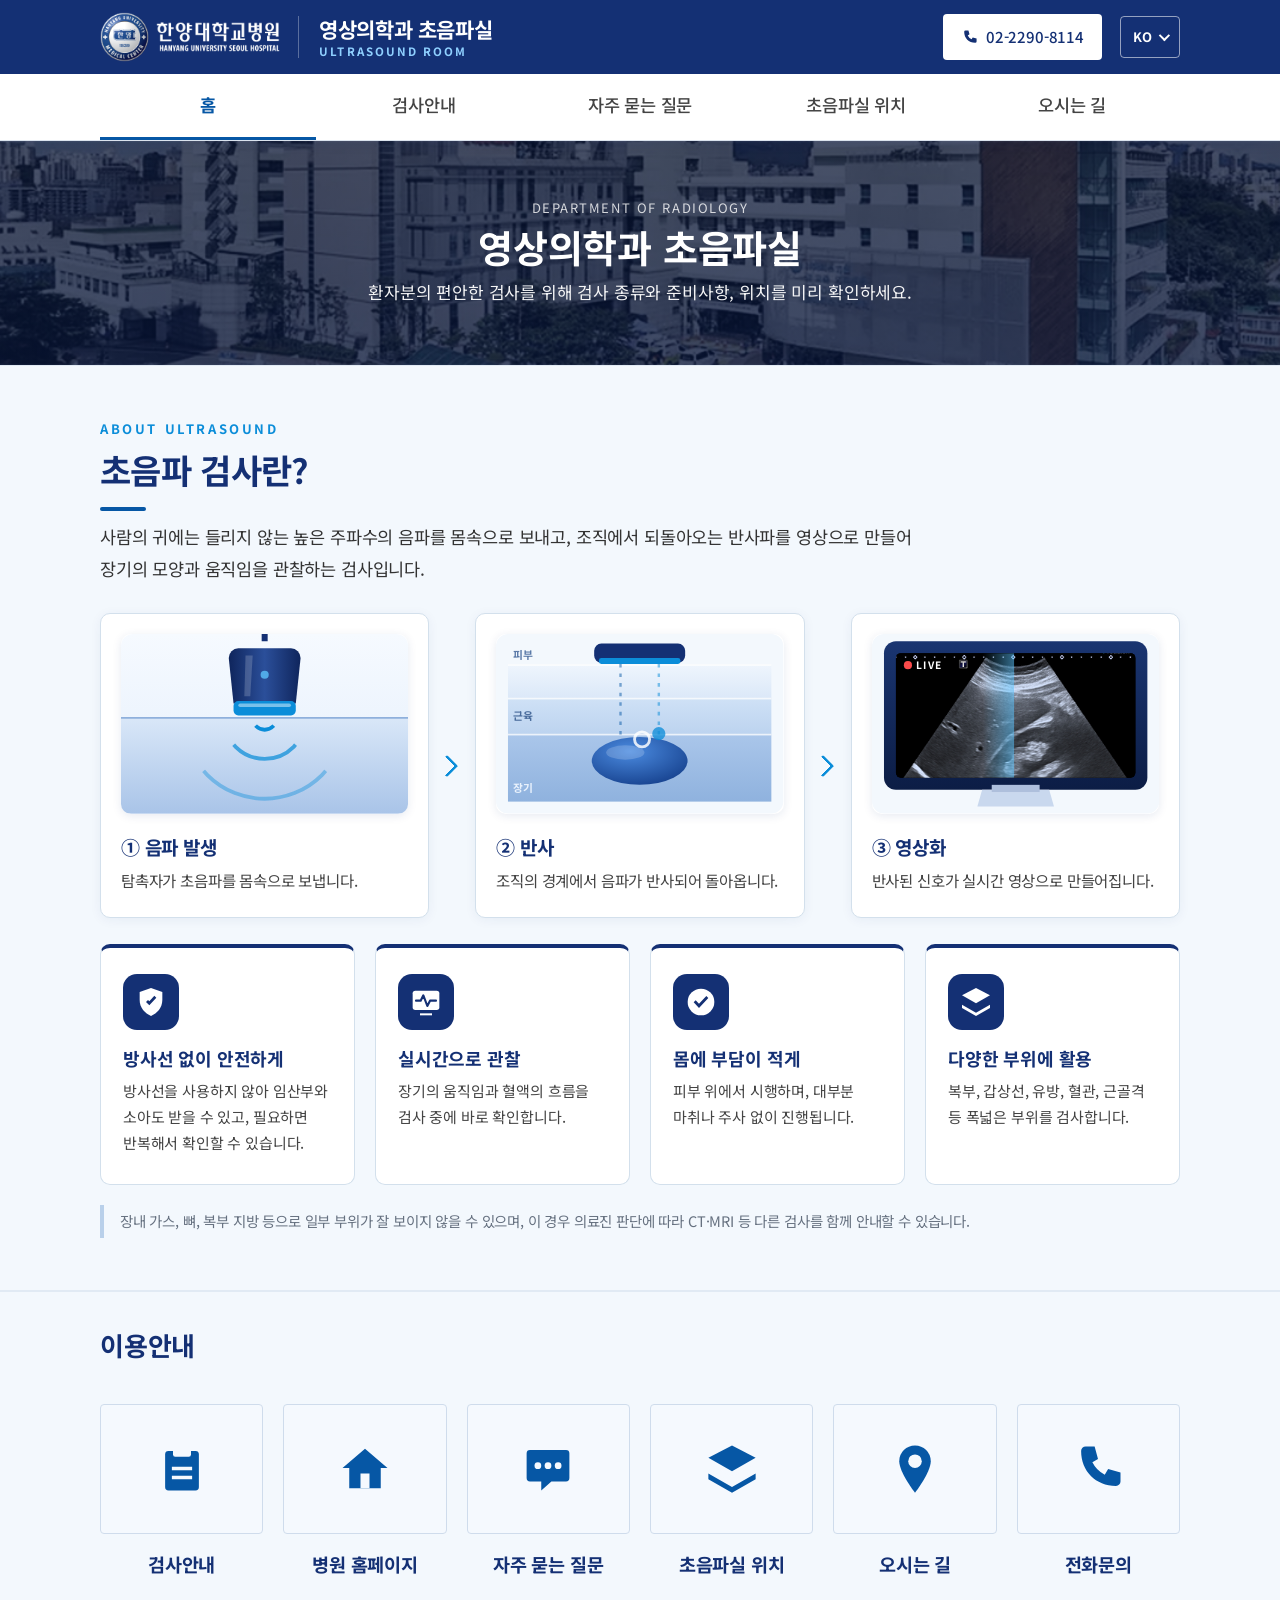
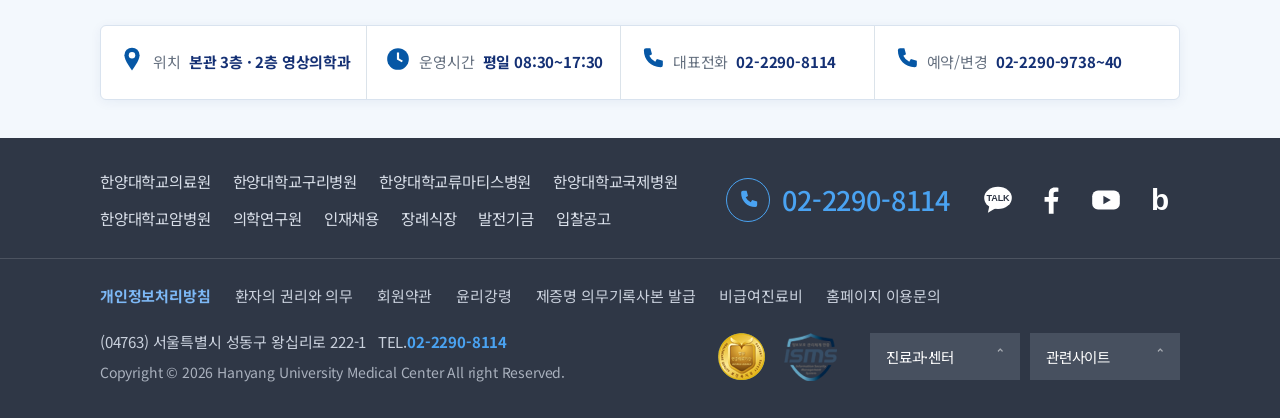
<file: index.html>
<!doctype html>
<html lang="ko">
<head>
<meta charset="utf-8">
<meta name="viewport" content="width=device-width,initial-scale=1,viewport-fit=cover">
<title>초음파실 안내 | 한양대학교병원 영상의학과</title>
<meta name="description" content="한양대학교병원 영상의학과 초음파실 검사 안내, 초음파 검사란, 검사 종류, 위치, 오시는 길">
<script>(function(){try{var l=new URLSearchParams(location.search).get('lang')||localStorage.getItem('lang');if(l&&l!=='ko')document.documentElement.className+=' i18n-wait'}catch(e){}})()</script><link rel="preconnect" href="https://fonts.googleapis.com"><link rel="preconnect" href="https://fonts.gstatic.com" crossorigin><link rel="stylesheet" href="https://fonts.googleapis.com/css2?family=Noto+Sans+KR:wght@400;500;700&family=Noto+Sans:wght@400;500;700&display=swap"><link rel="stylesheet" href="assets/style.css">
</head>
<body data-page="home" data-root="">

<section class="hero">
  <p class="eyebrow">Department of Radiology</p>
  <h1>영상의학과 초음파실</h1>
  <p class="d">환자분의 편안한 검사를 위해 검사 종류와 준비사항, 위치를 미리 확인하세요.</p>
</section>

<!-- 초음파 검사란? -->
<section class="sec tint" id="about">
  <div class="wrap">
    <header class="sh">
      <span class="sh-eyebrow">ABOUT ULTRASOUND</span>
      <h2>초음파 검사란?</h2>
      <p>사람의 귀에는 들리지 않는 높은 주파수의 음파를 몸속으로 보내고, 조직에서 되돌아오는 반사파를 영상으로 만들어 장기의 모양과 움직임을 관찰하는 검사입니다.</p>
    </header>

    <ol class="flow">

      <!-- ① 음파 발생 -->
      <li>
        <figure>
          <svg viewBox="0 0 240 150" role="img" aria-label="탐촉자가 초음파를 몸속으로 보내는 모습(애니메이션)">
            <defs>
              <linearGradient id="f1bg" x1="0" y1="0" x2="0" y2="1"><stop offset="0" stop-color="#f6faff"/><stop offset="1" stop-color="#e3eefb"/></linearGradient>
              <linearGradient id="f1tis" x1="0" y1="0" x2="0" y2="1"><stop offset="0" stop-color="#d9e7f8"/><stop offset="1" stop-color="#a9c4e8"/></linearGradient>
              <linearGradient id="f1pr" x1="0" y1="0" x2="1" y2="0"><stop offset="0" stop-color="#0f255c"/><stop offset=".5" stop-color="#2b4f9a"/><stop offset="1" stop-color="#0f255c"/></linearGradient>
              <clipPath id="f1cone"><path d="M120 70L28 150H212Z"/></clipPath>
            </defs>
            <rect width="240" height="150" rx="10" fill="url(#f1bg)"/>
            <rect y="70" width="240" height="80" fill="url(#f1tis)"/>
            <path d="M0 70H240" stroke="#8fb0dc" stroke-width="1.5"/>
            <g clip-path="url(#f1cone)" fill="none" stroke="#0b8dd9" stroke-width="3.2">
              <circle cx="120" cy="70" r="10"><animate attributeName="r" values="10;110" dur="2.4s" repeatCount="indefinite"/><animate attributeName="opacity" values=".95;0" dur="2.4s" repeatCount="indefinite"/></circle>
              <circle cx="120" cy="70" r="10"><animate attributeName="r" values="10;110" dur="2.4s" begin=".8s" repeatCount="indefinite"/><animate attributeName="opacity" values=".95;0" dur="2.4s" begin=".8s" repeatCount="indefinite"/></circle>
              <circle cx="120" cy="70" r="10"><animate attributeName="r" values="10;110" dur="2.4s" begin="1.6s" repeatCount="indefinite"/><animate attributeName="opacity" values=".95;0" dur="2.4s" begin="1.6s" repeatCount="indefinite"/></circle>
            </g>
            <path d="M120 6V-2" stroke="#143074" stroke-width="5"/>
            <path d="M98 12h44a8 8 0 0 1 8 8l-4 38h-52l-4-38a8 8 0 0 1 8-8z" fill="url(#f1pr)"/>
            <path d="M104 18h6l-2 34h-5z" fill="#fff" opacity=".18"/>
            <rect x="94" y="56" width="52" height="12" rx="4" fill="#0b8dd9"/>
            <rect x="98" y="58" width="44" height="3" rx="1.5" fill="#fff" opacity=".45"/>
            <circle cx="120" cy="34" r="3.4" fill="#5cc5ff"><animate attributeName="opacity" values="1;.25;1" dur="1.2s" repeatCount="indefinite"/></circle>
          </svg>
        </figure>
        <b>① 음파 발생</b><p>탐촉자가 초음파를 몸속으로 보냅니다.</p>
      </li>

      <!-- ② 반사 -->
      <li>
        <figure>
          <svg viewBox="0 0 240 150" role="img" aria-label="조직의 경계에서 초음파가 반사되는 모습(애니메이션)">
            <defs>
              <linearGradient id="f2a" x1="0" y1="0" x2="0" y2="1"><stop offset="0" stop-color="#eef5fd"/><stop offset="1" stop-color="#dbe8f8"/></linearGradient>
              <linearGradient id="f2b" x1="0" y1="0" x2="0" y2="1"><stop offset="0" stop-color="#cfe1f6"/><stop offset="1" stop-color="#bcd3ef"/></linearGradient>
              <linearGradient id="f2c" x1="0" y1="0" x2="0" y2="1"><stop offset="0" stop-color="#aac6ea"/><stop offset="1" stop-color="#8fb2de"/></linearGradient>
              <radialGradient id="f2o" cx="40%" cy="30%" r="80%"><stop offset="0" stop-color="#4b8be0"/><stop offset="1" stop-color="#143e8a"/></radialGradient>
            </defs>
            <rect width="240" height="150" rx="10" fill="#f3f8fd"/>
            <rect x="10" y="26" width="220" height="28" fill="url(#f2a)"/>
            <rect x="10" y="54" width="220" height="30" fill="url(#f2b)"/>
            <rect x="10" y="84" width="220" height="56" fill="url(#f2c)"/>
            <path d="M10 26H230M10 54H230M10 84H230" stroke="#fff" stroke-width="1.4" opacity=".7"/>
            <ellipse cx="120" cy="106" rx="40" ry="20" fill="url(#f2o)"/>
            <ellipse cx="108" cy="99" rx="16" ry="6" fill="#fff" opacity=".18"/>
            <rect x="82" y="8" width="76" height="16" rx="6" fill="#143074"/>
            <rect x="86" y="20" width="68" height="5" rx="2" fill="#0b8dd9"/>
            <path d="M104 25V84" stroke="#0657a5" stroke-width="2" stroke-dasharray="3 5" opacity=".5"/>
            <path d="M136 84V25" stroke="#0b8dd9" stroke-width="2" stroke-dasharray="3 5" opacity=".5"/>
            <circle r="5.5" fill="#0657a5">
              <animateMotion path="M104 26V88" dur="2.4s" repeatCount="indefinite" keyTimes="0;1" calcMode="linear"/>
              <animate attributeName="opacity" values="1;1;0;0" keyTimes="0;.4;.5;1" dur="2.4s" repeatCount="indefinite"/>
            </circle>
            <circle r="5.5" fill="#0b8dd9">
              <animateMotion path="M136 88V26" dur="2.4s" repeatCount="indefinite" begin="1.2s" calcMode="linear"/>
              <animate attributeName="opacity" values="0;1;1;0" keyTimes="0;.1;.8;1" dur="2.4s" repeatCount="indefinite" begin="1.2s"/>
            </circle>
            <circle cx="122" cy="88" r="4" fill="none" stroke="#fff" stroke-width="2.4">
              <animate attributeName="r" values="4;34" dur="2.4s" begin="1.2s" repeatCount="indefinite"/>
              <animate attributeName="opacity" values=".9;0" dur="2.4s" begin="1.2s" repeatCount="indefinite"/>
            </circle>
            <text x="14" y="21" font-size="9" fill="#5b7aa8" font-weight="700">피부</text>
            <text x="14" y="72" font-size="9" fill="#4a6c9c" font-weight="700">근육</text>
            <text x="14" y="132" font-size="9" fill="#e8f1fc" font-weight="700">장기</text>
          </svg>
        </figure>
        <b>② 반사</b><p>조직의 경계에서 음파가 반사되어 돌아옵니다.</p>
      </li>

      <!-- ③ 영상화 -->
      <li>
        <figure>
          <svg viewBox="0 0 240 150" role="img" aria-label="반사된 신호가 실시간 영상으로 표시되는 초음파 모니터(애니메이션)">
            <defs>
              <linearGradient id="f3bz" x1="0" y1="0" x2="0" y2="1"><stop offset="0" stop-color="#1a3571"/><stop offset="1" stop-color="#0c1d45"/></linearGradient>
              <linearGradient id="f3sw" x1="0" y1="0" x2="1" y2="0"><stop offset="0" stop-color="#5cc5ff" stop-opacity="0"/><stop offset="1" stop-color="#5cc5ff" stop-opacity=".55"/></linearGradient>
              <clipPath id="f3scr"><rect x="20" y="16" width="200" height="104" rx="4"/></clipPath>
            </defs>
            <rect width="240" height="150" rx="10" fill="#f3f8fd"/>
            <rect x="10" y="6" width="220" height="124" rx="10" fill="url(#f3bz)"/>
            <rect x="20" y="16" width="200" height="104" rx="4" fill="#000"/>
            <g clip-path="url(#f3scr)">
              <image href="img/us/abdomen.jpg" x="-30" y="-8" width="300" height="225" preserveAspectRatio="none"/>
              <rect x="20" y="16" width="26" height="104" fill="url(#f3sw)">
                <animate attributeName="x" values="14;196" dur="3.2s" repeatCount="indefinite"/>
              </rect>
              <rect x="20" y="16" width="200" height="104" fill="none"/>
            </g>
            <circle cx="30" cy="26" r="3.4" fill="#ff4d4d"><animate attributeName="opacity" values="1;.2;1" dur="1.4s" repeatCount="indefinite"/></circle>
            <text x="37" y="29" font-size="8.5" font-weight="700" fill="#fff" letter-spacing="1">LIVE</text>
            <path d="M92 130h56l4 14H88z" fill="#c9d8ee"/>
            <rect x="100" y="126" width="40" height="6" fill="#aebfdc"/>
          </svg>
        </figure>
        <b>③ 영상화</b><p>반사된 신호가 실시간 영상으로 만들어집니다.</p>
      </li>
    </ol>

    <ul class="traits">
      <li><span class="tr-ic" data-i="i-shield"></span><b>방사선 없이 안전하게</b><p>방사선을 사용하지 않아 임산부와 소아도 받을 수 있고, 필요하면 반복해서 확인할 수 있습니다.</p></li>
      <li><span class="tr-ic" data-i="i-live"></span><b>실시간으로 관찰</b><p>장기의 움직임과 혈액의 흐름을 검사 중에 바로 확인합니다.</p></li>
      <li><span class="tr-ic" data-i="i-check"></span><b>몸에 부담이 적게</b><p>피부 위에서 시행하며, 대부분 마취나 주사 없이 진행됩니다.</p></li>
      <li><span class="tr-ic" data-i="i-floor"></span><b>다양한 부위에 활용</b><p>복부, 갑상선, 유방, 혈관, 근골격 등 폭넓은 부위를 검사합니다.</p></li>
    </ul>
    <p class="about-note">장내 가스, 뼈, 복부 지방 등으로 일부 부위가 잘 보이지 않을 수 있으며, 이 경우 의료진 판단에 따라 CT·MRI 등 다른 검사를 함께 안내할 수 있습니다.</p>
  </div>
</section>

<section class="band tint2">
  <div class="wrap">
    <div class="infocard">
      <div><span data-i="i-pin"></span><span class="k">위치</span><b>본관 3층 · 2층 영상의학과</b></div>
      <div><span data-i="i-clock"></span><span class="k">운영시간</span><b>평일 08:30~17:30</b></div>
      <div><span data-i="i-phone"></span><span class="k">대표전화</span><b>02-2290-8114</b></div>
      <div><span data-i="i-phone"></span><span class="k">예약/변경</span><b><a href="tel:0222909738" style="color:inherit;text-decoration:none">02-2290-9738~40</a></b></div>
    </div>
    <h2 class="band-h">이용안내</h2>
    <div class="tiles">
      <a class="tile" href="exam/"><span class="ti" data-i="i-exam"></span><b>검사안내</b></a>
      <a class="tile" href="https://seoul.hyumc.com/" target="_blank" rel="noopener"><span class="ti" data-i="i-home"></span><b>병원 홈페이지</b></a>
      <a class="tile" href="faq/"><span class="ti" data-i="i-faq"></span><b>자주 묻는 질문</b></a>
      <a class="tile" href="location/"><span class="ti" data-i="i-floor"></span><b>초음파실 위치</b></a>
      <a class="tile" href="directions/"><span class="ti" data-i="i-pin"></span><b>오시는 길</b></a>
      <a class="tile" href="tel:0222908114"><span class="ti" data-i="i-phone"></span><b>전화문의</b></a>
    </div>
  </div>
</section>

<script src="assets/site.js"></script><script src="assets/i18n-data.js"></script><script src="assets/i18n.js"></script>
</body>
</html>
</file>
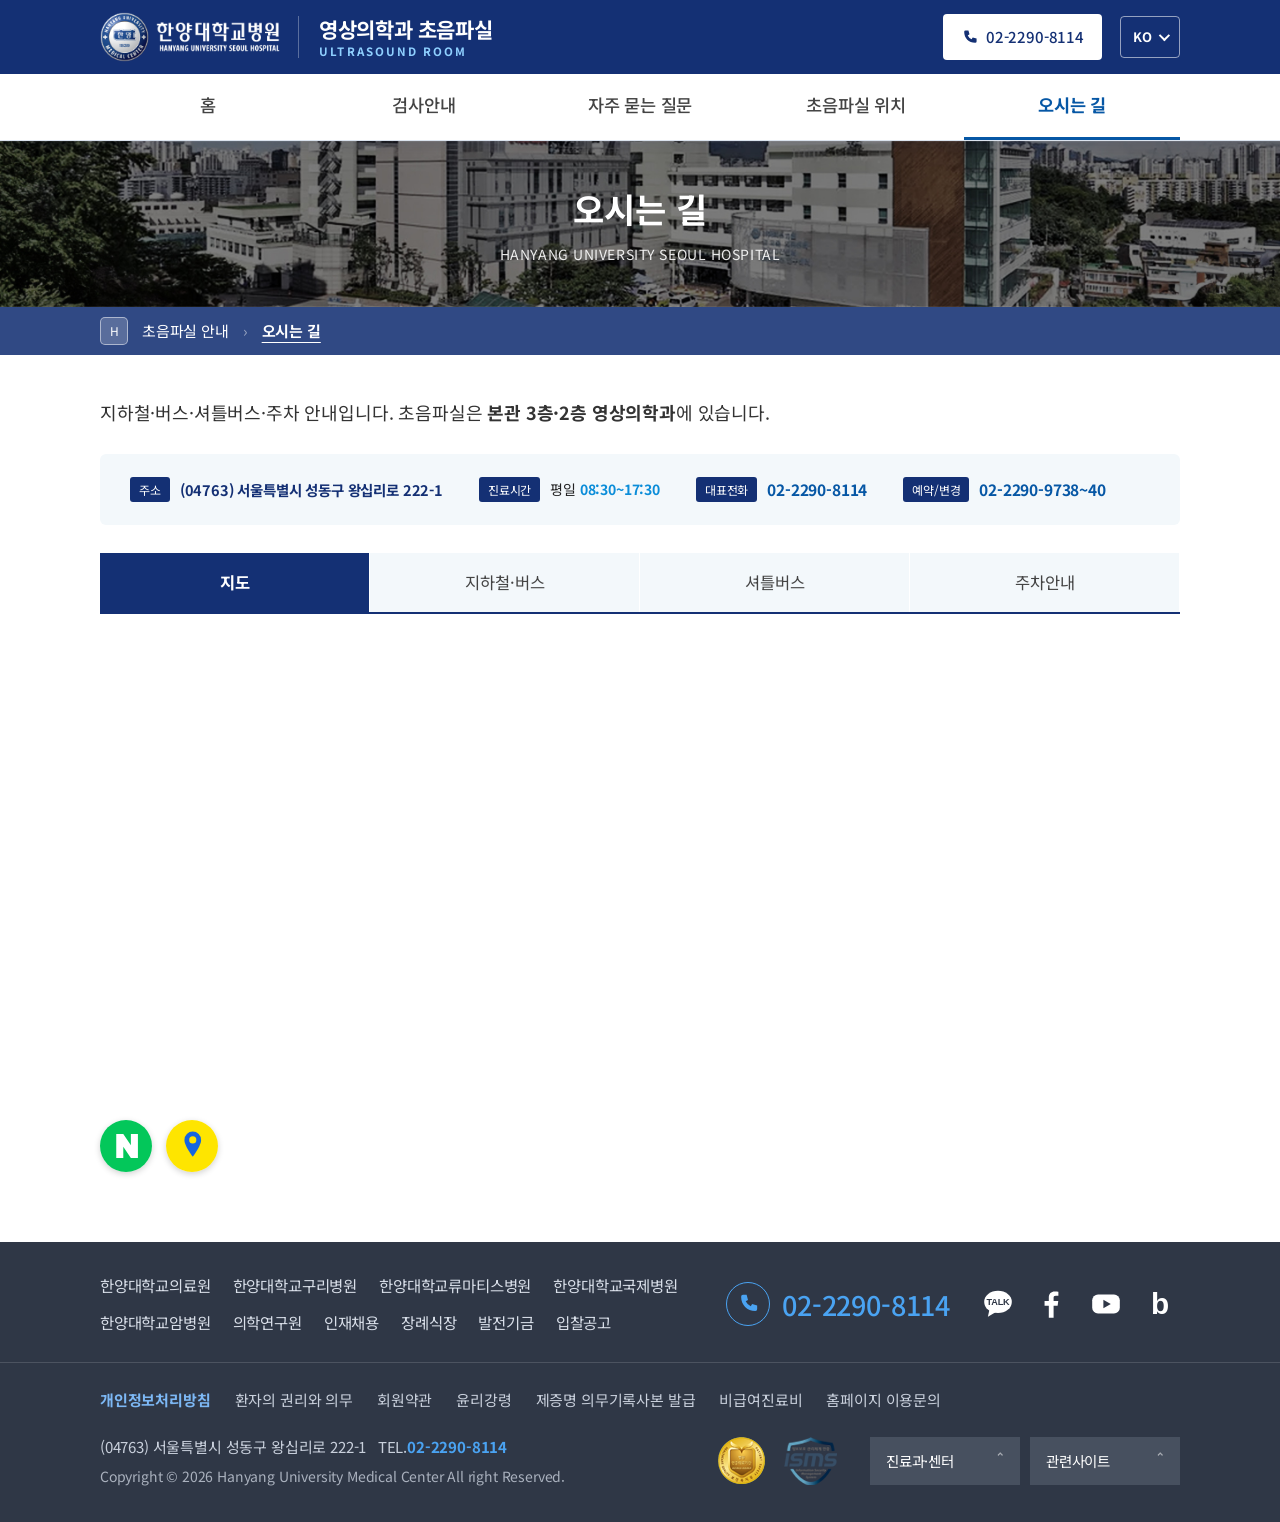
<file: directions/index.html>
<!doctype html>
<html lang="ko">
<head>
<meta charset="utf-8">
<meta name="viewport" content="width=device-width,initial-scale=1,viewport-fit=cover">
<title>오시는 길 | 초음파실 안내 | 한양대학교병원 영상의학과</title>
<script>(function(){try{var l=new URLSearchParams(location.search).get('lang')||localStorage.getItem('lang');if(l&&l!=='ko')document.documentElement.className+=' i18n-wait'}catch(e){}})()</script><link rel="preconnect" href="https://fonts.googleapis.com"><link rel="preconnect" href="https://fonts.gstatic.com" crossorigin><link rel="stylesheet" href="https://fonts.googleapis.com/css2?family=Noto+Sans+KR:wght@400;500;700&family=Noto+Sans:wght@400;500;700&display=swap"><link rel="stylesheet" href="../assets/style.css">
</head>
<body data-title="오시는 길" data-page="directions" data-root="../">
<main class="wrap">
  <div class="ptitle"><p>지하철·버스·셔틀버스·주차 안내입니다. 초음파실은 <b>본관 3층·2층 영상의학과</b>에 있습니다.</p></div>

  <div class="addr">
    <div><span class="lb">주소</span><b class="a1">(04763) 서울특별시 성동구 왕십리로 222-1</b></div>
    <div><span class="lb">진료시간</span><span class="hrs"><span>평일 <b class="a3">08:30~17:30</b></span></span></div>
    <div><span class="lb">대표전화</span><b class="a2">02-2290-8114</b></div>
    <div><span class="lb">예약/변경</span><b class="a2"><a href="tel:0222909738" style="color:inherit;text-decoration:none">02-2290-9738~40</a></b></div>
  </div>

  <div class="subtabs c2" role="tablist">
    <button class="on" data-s="s-map">지도</button>
    <button data-s="s-sub">지하철·버스</button>
    <button data-s="s-shuttle">셔틀버스</button>
    <button data-s="s-park">주차안내</button>
  </div>

  <!-- 지도 -->
  <div class="sp on" id="s-map">
    <div class="map-wrap">
      <div id="daumRoughmapContainer1776865519224" class="root_daum_roughmap root_daum_roughmap_landing"></div>
    </div>
    <div class="maplinks">
      <a target="_blank" rel="noopener" href="https://map.naver.com/p/search/한양대학교병원" aria-label="네이버 지도" title="네이버 지도"><svg viewBox="0 0 48 48"><circle cx="24" cy="24" r="24" fill="#03c75a"/><path fill="#fff" d="M15 13h6.5l7 10.2V13H35v22h-6.5l-7-10.2V35H15z"/></svg></a>
      <a target="_blank" rel="noopener" href="https://map.kakao.com/?q=한양대학교병원" aria-label="카카오맵" title="카카오맵"><svg viewBox="0 0 48 48"><circle cx="24" cy="24" r="24" fill="#fee500"/><g transform="translate(11.5 9) scale(.55)"><path fill="#1565e0" d="M24 3a14 14 0 0 0-14 14c0 10 14 28 14 28s14-18 14-28A14 14 0 0 0 24 3z"/><circle fill="#fee500" cx="24" cy="17" r="6"/></g></svg></a>
    </div>
  </div>

  <!-- 지하철·버스 -->
  <div class="sp" id="s-sub">
    <h3 class="sub-h" style="margin-top:0">지하철</h3>
    <table class="tbl">
      <thead><tr><th>역</th><th>출구 · 이동 방법</th></tr></thead>
      <tbody>
        <tr><td><span class="chip l2">2호선</span>한양대역</td><td><b>1번 출구</b> → 한양대학교 정문까지 400m (도보 약 5분) 또는 <b>셔틀버스 1호차</b></td></tr>
        <tr><td><span class="chip l2">2호선</span><span class="chip l5">5호선</span>왕십리역<br><small style="font-weight:400;color:var(--sub)">분당선·경의중앙선</small></td><td><b>6번 또는 13번 출구</b> → 750m (도보 약 15분)<br><b>6-1번 출구</b> → 셔틀버스 2·3·4호차</td></tr>
      </tbody>
    </table>
    <h3 class="sub-h">버스</h3>
    <table class="tbl">
      <thead><tr><th>정류장</th><th>버스 번호</th></tr></thead>
      <tbody>
        <tr><td>병원 후문 · 사근파출소 앞<br><small style="font-weight:400;color:var(--sub)">04232 / 04233</small></td><td>지선버스 4211</td></tr>
        <tr><td>한양대부속고등학교<br><small style="font-weight:400;color:var(--sub)">04125 / 04126</small></td><td>지선버스 2013 · 간선버스 121</td></tr>
        <tr><td>한양대학교 정문 · 한양대정문앞<br><small style="font-weight:400;color:var(--sub)">04130</small></td><td>간선버스 121</td></tr>
        <tr><td>마을버스</td><td>평일 06:30~23:30 (10~15분 간격) · 토·일·공휴일 06:30~23:30 (12~16분 간격)</td></tr>
      </tbody>
    </table>
  </div>

  <!-- 셔틀 -->
  <div class="sp" id="s-shuttle">
    <div class="grid g2">
      <div class="card"><h3 data-i="i-bus">1호 · 한양대역 순환</h3>
        <ul><li>평일 08:00 ~ 17:20 (12분 간격)</li><li>토요일 08:30 ~ 12:10 (12분 간격)</li><li>일·공휴일 운행 안 함</li></ul>
        <p style="margin-top:8px;color:var(--sub);font-size:14px">본관 3층 응급실 앞 → 정문 → 후문 → 본관 1층</p></div>
      <div class="card"><h3 data-i="i-bus">2·3·4호 · 왕십리역 순환</h3>
        <ul><li>평일 08:00 ~ 17:05 (8분 간격)</li><li>토요일 08:30 ~ 12:05 (25분 간격)</li><li>일·공휴일 운행 안 함</li></ul>
        <p style="margin-top:8px;color:var(--sub);font-size:14px">본관 3층 응급실 앞 → 후문 → 왕십리역 6-1번 출구 맞은편 → 노인복지회관 → 후문 → 본관 1층</p></div>
    </div>
    <div class="notice">운행시간은 도로 사정에 따라 지연될 수 있습니다. 약국을 이용하실 분은 정문이나 후문에서 하차하시면 됩니다.</div>
  </div>

  <!-- 주차 -->
  <div class="sp" id="s-park">
    <div class="hl"><b>초음파 검사(각종 검사)</b> 시 <b>4시간 무료주차</b> · 당일 진료비계산서/영수증을 제시하세요.</div>
    <div class="grid g2" style="align-items:start">
      <div>
        <h3 class="sub-h" style="margin-top:0">주차요금 <small style="font-weight:400;color:var(--sub)">(위치: 주차타워 1층)</small></h3>
        <table class="tbl">
          <tbody>
            <tr><td>무료시간</td><td>입차 후 10분 무료</td></tr>
            <tr><td>30분까지</td><td>2,000원</td></tr>
            <tr><td>30분 초과</td><td>10분당 500원</td></tr>
            <tr><td>선불 기간권</td><td>1일(24시간) 20,000원 · 30일 120,000원</td></tr>
          </tbody>
        </table>
        <p style="font-size:13.5px;color:var(--sub);margin-top:8px">주차요금 문의 02-2290-8557 · 무인 정산기: 본관 1·3층, 동관 1층, 타워주차장 1층</p>
      </div>
      <div>
        <h3 class="sub-h" style="margin-top:0">무료주차 (주요 항목)</h3>
        <table class="tbl">
          <tbody>
            <tr><td>외래 진료</td><td>4시간</td></tr>
            <tr><td>각종 검사</td><td>4시간</td></tr>
            <tr><td>핵의학과 검사 등</td><td>8시간</td></tr>
            <tr><td>입원 · 퇴원</td><td>입원당일 24시간 · 퇴원당일 24시까지</td></tr>
            <tr><td>진료예약·서류수정</td><td>1시간 (주차확인서)</td></tr>
          </tbody>
        </table>
        <p class="note-ref" style="font-size:13.5px;color:var(--sub);margin-top:8px">※ 당일 진료비계산서/영수증 제시 · 상세 기준은 병원 주차안내 참고</p>
      </div>
    </div>
    <img src="../img/parking.png" alt="병원 주차장 및 차량 입·출구 위치" style="margin-top:14px;border:1px solid var(--line);border-radius:6px">
  </div>
</main>
<script src="../assets/site.js"></script><script src="../assets/i18n-data.js"></script><script src="../assets/i18n.js"></script>
<script>
document.querySelectorAll('.subtabs button').forEach(function(b){b.addEventListener('click',function(){
  document.querySelectorAll('.subtabs button').forEach(function(x){x.classList.toggle('on',x===b)});
  document.querySelectorAll('.sp').forEach(function(p){p.classList.toggle('on',p.id===b.dataset.s)});
})});
</script>
<!-- 카카오 지도 퍼가기(키 불필요). 병원 홈페이지에서 사용 중인 동일 지도입니다. 별도 지도가 필요하면 map.kakao.com 퍼가기로 새로 생성 -->
<script charset="UTF-8" class="daum_roughmap_loader_script" src="https://ssl.daumcdn.net/dmaps/map_js_init/roughmapLoader.js"></script>
<script>
new daum.roughmap.Lander({"timestamp":"1776865519224","key":"misy5re4hkm","mapWidth":"100%","mapHeight":"460"}).render();
</script>
</body>
</html>
</file>
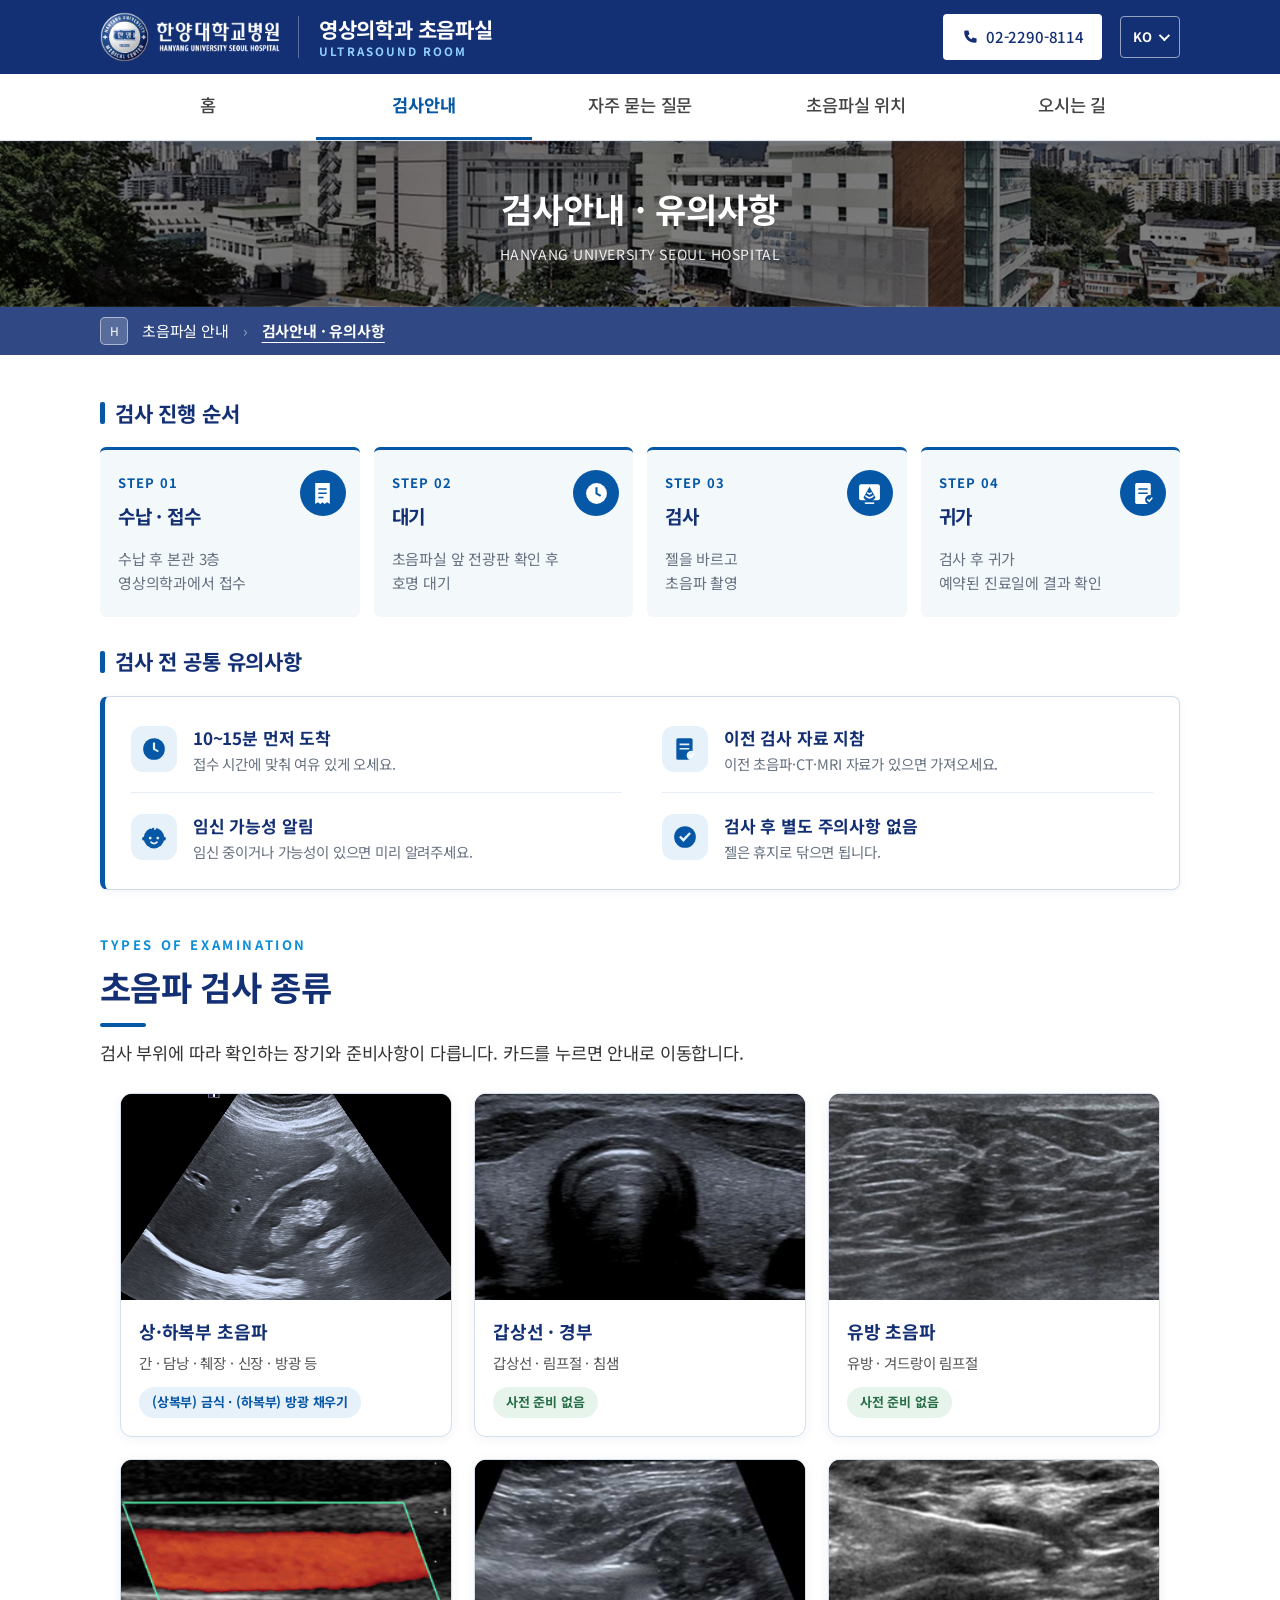
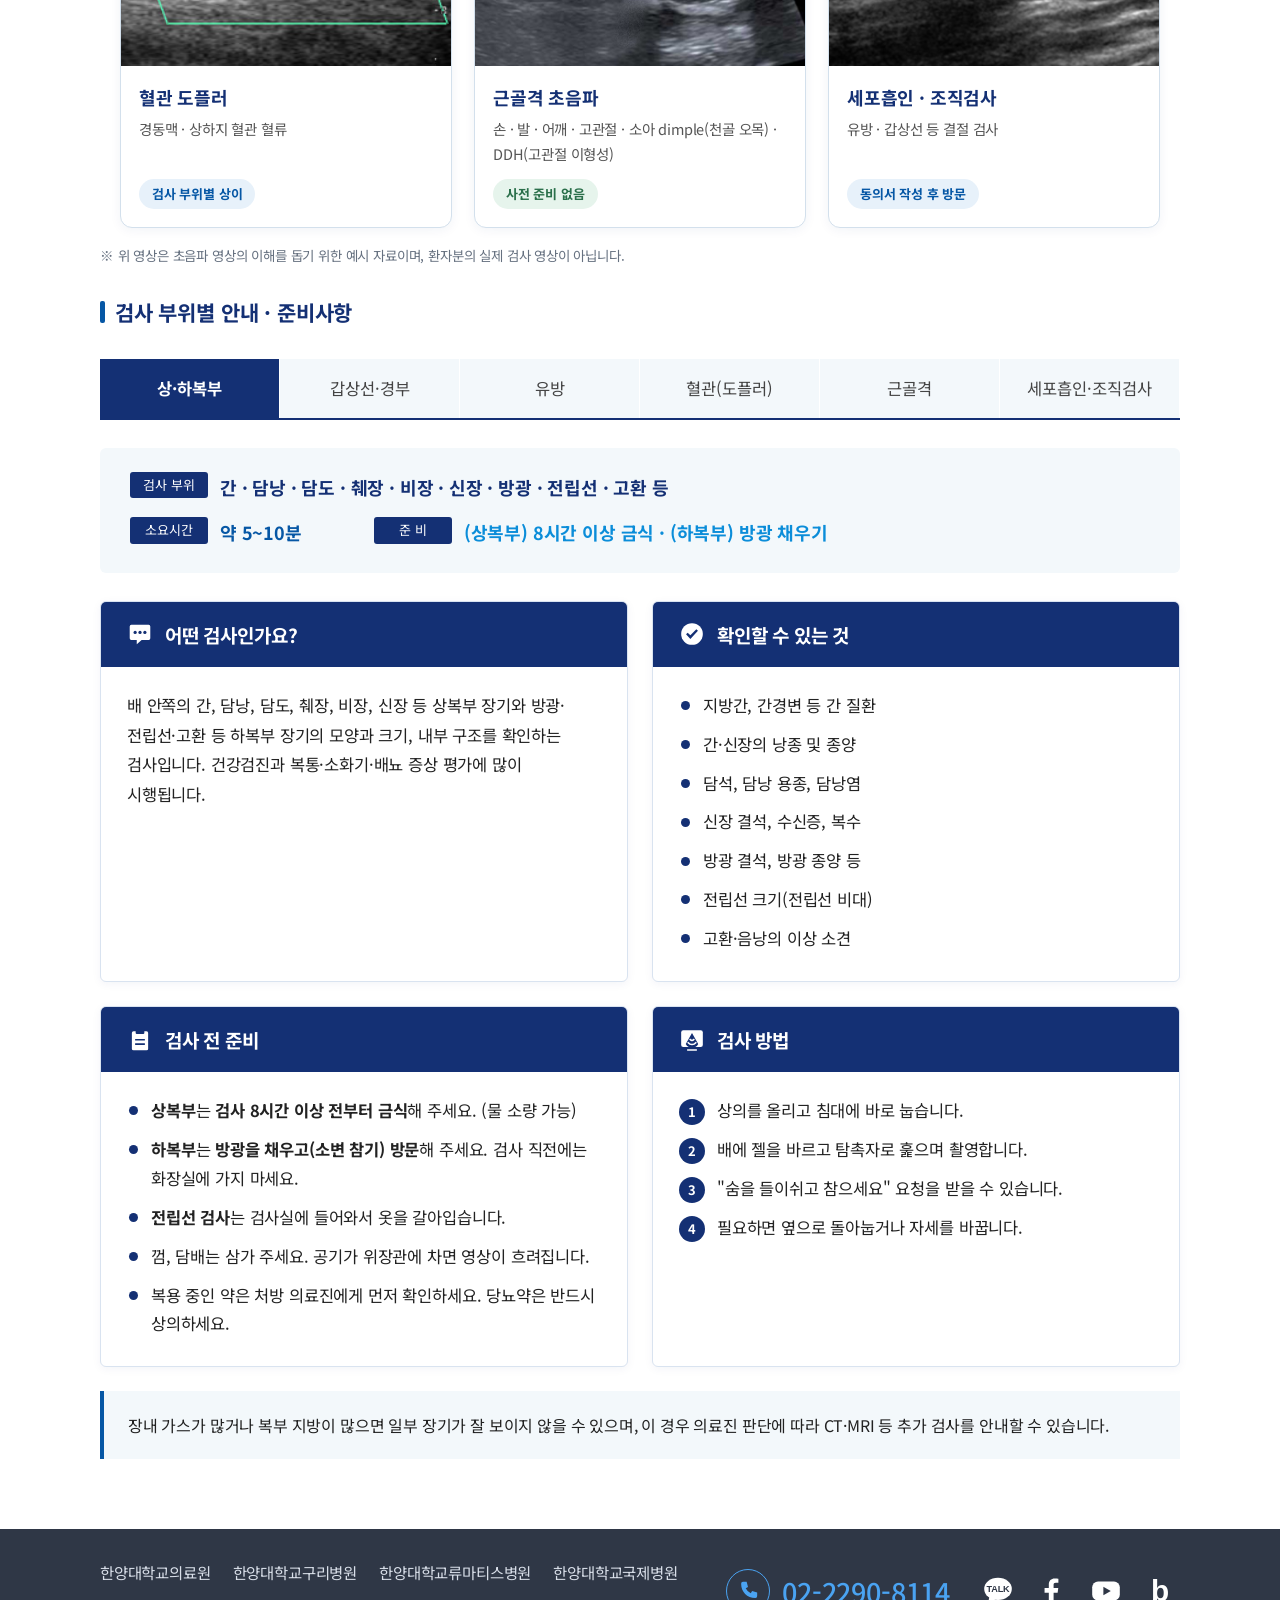
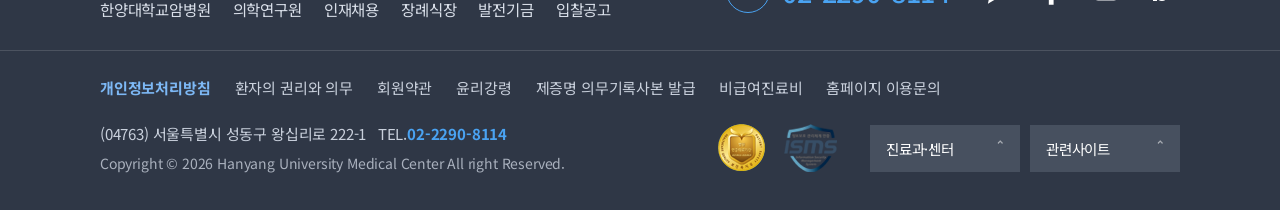
<file: exam/index.html>
<!doctype html>
<html lang="ko">
<head>
<meta charset="utf-8">
<meta name="viewport" content="width=device-width,initial-scale=1,viewport-fit=cover">
<title>검사안내·유의사항 | 초음파실 안내 | 한양대학교병원 영상의학과</title>
<script>(function(){try{var l=new URLSearchParams(location.search).get('lang')||localStorage.getItem('lang');if(l&&l!=='ko')document.documentElement.className+=' i18n-wait'}catch(e){}})()</script><link rel="preconnect" href="https://fonts.googleapis.com"><link rel="preconnect" href="https://fonts.gstatic.com" crossorigin><link rel="stylesheet" href="https://fonts.googleapis.com/css2?family=Noto+Sans+KR:wght@400;500;700&family=Noto+Sans:wght@400;500;700&display=swap"><link rel="stylesheet" href="../assets/style.css">
</head>
<body data-title="검사안내 · 유의사항" data-page="exam" data-root="../">
<main class="wrap">
  <h3 class="sec-h">검사 진행 순서</h3>
  <div class="steps s3 n4">
    <div class="step"><span class="si" data-i="i-receipt"></span><b>수납 · 접수</b><p><span>수납 후 본관 3층</span><span>영상의학과에서 접수</span></p></div>
    <div class="step"><span class="si" data-i="i-clock"></span><b>대기</b><p><span>초음파실 앞 전광판 확인 후</span><span>호명 대기</span></p></div>
    <div class="step"><span class="si" data-i="i-scan"></span><b>검사</b><p><span>젤을 바르고</span><span>초음파 촬영</span></p></div>
    <div class="step"><span class="si" data-i="i-report"></span><b>귀가</b><p><span>검사 후 귀가</span><span>예약된 진료일에 결과 확인</span></p></div>
  </div>

  <h3 class="sec-h">검사 전 공통 유의사항</h3>
  <div class="common-notice">
    <ul>
      <li><span class="ci" data-i="i-clock"></span><div><b>10~15분 먼저 도착</b><small>접수 시간에 맞춰 여유 있게 오세요.</small></div></li>
      <li><span class="ci" data-i="i-report"></span><div><b>이전 검사 자료 지참</b><small>이전 초음파·CT·MRI 자료가 있으면 가져오세요.</small></div></li>
      <li><span class="ci" data-i="i-baby"></span><div><b>임신 가능성 알림</b><small>임신 중이거나 가능성이 있으면 미리 알려주세요.</small></div></li>
      <li><span class="ci" data-i="i-check"></span><div><b>검사 후 별도 주의사항 없음</b><small>젤은 휴지로 닦으면 됩니다.</small></div></li>
    </ul>
  </div>

  <!-- 초음파 검사 종류 (홈에서 이동) -->
  <section class="types-in" id="types">
    <header class="sh">
      <span class="sh-eyebrow">TYPES OF EXAMINATION</span>
      <h2>초음파 검사 종류</h2>
      <p>검사 부위에 따라 확인하는 장기와 준비사항이 다릅니다. 카드를 누르면 안내로 이동합니다.</p>
    </header>
    <div class="types-grid">
      <a class="tcard" href="#ptabs" data-part="e-abd">
        <div class="timg" role="img" aria-label="복부(간·신장) 초음파 영상" style="background-image:url(../img/us/abdomen.jpg);background-size:150% auto;background-position:50% 34%"></div>
        <div class="tb"><b>상·하복부 초음파</b><p>간 · 담낭 · 췌장 · 신장 · 방광 등</p><span class="chip2">(상복부) 금식 · (하복부) 방광 채우기</span></div>
      </a>
      <a class="tcard" href="#ptabs" data-part="e-thy">
        <div class="timg" role="img" aria-label="갑상선 초음파 영상" style="background-image:url(../img/us/thyroid.jpg);background-size:cover;background-position:center"></div>
        <div class="tb"><b>갑상선 · 경부</b><p>갑상선 · 림프절 · 침샘</p><span class="chip2 ok">사전 준비 없음</span></div>
      </a>
      <a class="tcard" href="#ptabs" data-part="e-brs">
        <div class="timg" role="img" aria-label="유방 초음파 영상" style="background-image:url(../img/us/breast.jpg);background-size:cover;background-position:center"></div>
        <div class="tb"><b>유방 초음파</b><p>유방 · 겨드랑이 림프절</p><span class="chip2 ok">사전 준비 없음</span></div>
      </a>
      <a class="tcard" href="#ptabs" data-part="e-vas">
        <div class="timg" role="img" aria-label="혈관 컬러 도플러 초음파 영상" style="background-image:url(../img/us/doppler.jpg);background-size:153% auto;background-position:71% 63%"></div>
        <div class="tb"><b>혈관 도플러</b><p>경동맥 · 상하지 혈관 혈류</p><span class="chip2">검사 부위별 상이</span></div>
      </a>
      <a class="tcard" href="#ptabs" data-part="e-msk">
        <div class="timg" role="img" aria-label="근골격(어깨) 초음파 영상" style="background-image:url(../img/us/msk.jpg);background-size:cover;background-position:center"></div>
        <div class="tb"><b>근골격 초음파</b><p>손 · 발 · 어깨 · 고관절 · 소아 dimple(천골 오목) · DDH(고관절 이형성)</p><span class="chip2 ok">사전 준비 없음</span></div>
      </a>
      <a class="tcard" href="#ptabs" data-part="e-bx">
        <div class="timg" role="img" aria-label="초음파 유도 세포흡인검사 예시" style="background-image:url(../img/us/bx.jpg);background-size:cover;background-position:center"></div>
        <div class="tb"><b>세포흡인 · 조직검사</b><p>유방 · 갑상선 등 결절 검사</p><span class="chip2">동의서 작성 후 방문</span></div>
      </a>
    </div>
    <p class="types-note note-ref">※ 위 영상은 초음파 영상의 이해를 돕기 위한 예시 자료이며, 환자분의 실제 검사 영상이 아닙니다.</p>
  </section>

  <h3 class="sec-h" id="ptabs-h">검사 부위별 안내 · 준비사항</h3>

  <div class="subtabs" id="ptabs" role="tablist">
    <button class="on" data-s="e-abd">상·하복부</button>
    <button data-s="e-thy">갑상선·경부</button>
    <button data-s="e-brs">유방</button>
    <button data-s="e-vas">혈관(도플러)</button>
    <button data-s="e-msk">근골격</button>
    <button data-s="e-bx">세포흡인·조직검사</button>
  </div>

  <!-- 상·하복부 -->
  <div class="sp on" id="e-abd">
    <div class="ex-sum wide3"><div><span class="k">검사 부위</span><b>간 · 담낭 · 담도 · 췌장 · 비장 · 신장 · 방광 · 전립선 · 고환 등</b></div><div><span class="k">소요시간</span><b>약 5~10분</b></div><div><span class="k">준 비</span><b><span class="pl">(상복부) 8시간 이상 금식</span><span class="sep"> · </span><span class="pl">(하복부) 방광 채우기</span></b></div></div>
    <div class="grid g2" style="align-items:start">
      <div class="card"><h3 data-i="i-faq">어떤 검사인가요?</h3><p>배 안쪽의 간, 담낭, 담도, 췌장, 비장, 신장 등 상복부 장기와 방광·전립선·고환 등 하복부 장기의 모양과 크기, 내부 구조를 확인하는 검사입니다. 건강검진과 복통·소화기·배뇨 증상 평가에 많이 시행됩니다.</p></div>
      <div class="card"><h3 data-i="i-check">확인할 수 있는 것</h3><ul><li>지방간, 간경변 등 간 질환</li><li>간·신장의 낭종 및 종양</li><li>담석, 담낭 용종, 담낭염</li><li>신장 결석, 수신증, 복수</li><li>방광 결석, 방광 종양 등</li><li>전립선 크기(전립선 비대)</li><li>고환·음낭의 이상 소견</li></ul></div>
      <div class="card"><h3 data-i="i-exam">검사 전 준비</h3><ul><li><b>상복부</b>는 <b>검사 8시간 이상 전부터 금식</b>해 주세요. (물 소량 가능)</li><li><b>하복부</b>는 <b>방광을 채우고(소변 참기) 방문</b>해 주세요. 검사 직전에는 화장실에 가지 마세요.</li><li><b>전립선 검사</b>는 검사실에 들어와서 옷을 갈아입습니다.</li><li>껌, 담배는 삼가 주세요. 공기가 위장관에 차면 영상이 흐려집니다.</li><li>복용 중인 약은 처방 의료진에게 먼저 확인하세요. 당뇨약은 반드시 상의하세요.</li></ul></div>
      <div class="card"><h3 data-i="i-scan">검사 방법</h3><ol class="ol"><li>상의를 올리고 침대에 바로 눕습니다.</li><li>배에 젤을 바르고 탐촉자로 훑으며 촬영합니다.</li><li>"숨을 들이쉬고 참으세요" 요청을 받을 수 있습니다.</li><li>필요하면 옆으로 돌아눕거나 자세를 바꿉니다.</li></ol></div>
    </div>
    <div class="notice">장내 가스가 많거나 복부 지방이 많으면 일부 장기가 잘 보이지 않을 수 있으며, 이 경우 의료진 판단에 따라 CT·MRI 등 추가 검사를 안내할 수 있습니다.</div>
  </div>

  <!-- 갑상선·경부 -->
  <div class="sp" id="e-thy">
    <div class="ex-sum"><div><span class="k">검사 부위</span><b>갑상선 · 경부 림프절 · 침샘</b></div><div><span class="k">소요시간</span><b>약 5~10분</b></div><div><span class="k">준 비</span><b>금식 불필요</b></div></div>
    <div class="grid g2" style="align-items:start">
      <div class="card"><h3 data-i="i-faq">어떤 검사인가요?</h3><p>목 앞쪽의 갑상선과 목의 림프절, 침샘의 모양과 내부 구조를 확인하는 검사입니다. 갑상선 결절 평가에 가장 기본이 되는 검사입니다.</p></div>
      <div class="card"><h3 data-i="i-check">확인할 수 있는 것</h3><ul><li>갑상선 결절 및 낭종의 크기·모양</li><li>갑상선염, 갑상선 비대</li><li>목 림프절 비대</li><li>침샘 결석·종양</li></ul></div>
      <div class="card"><h3 data-i="i-exam">검사 전 준비</h3><ul><li>금식이나 물 섭취 제한은 없습니다.</li><li>목걸이 등 장신구는 풀어주세요.</li><li>목 부위가 드러나는 편한 옷을 권장합니다.</li></ul></div>
      <div class="card"><h3 data-i="i-scan">검사 방법</h3><ol class="ol"><li>어깨 밑에 베개를 받치고 눕습니다.</li><li>고개를 뒤로 젖혀 목을 펴줍니다.</li><li>목에 젤을 바르고 탐촉자로 촬영합니다.</li><li>"침을 삼켜보세요" 요청을 받을 수 있습니다.</li></ol></div>
    </div>
    <div class="notice">결절이 의심되면 세포흡인검사 또는 조직검사를 별도로 시행할 수 있으며, 이 경우 별도 안내를 드립니다.</div>
  </div>

  <!-- 유방 -->
  <div class="sp" id="e-brs">
    <div class="ex-sum"><div><span class="k">검사 부위</span><b>유방 · 겨드랑이 림프절</b></div><div><span class="k">소요시간</span><b>약 15~25분</b></div><div><span class="k">준 비</span><b>금식 불필요</b></div></div>
    <div class="grid g2" style="align-items:start">
      <div class="card"><h3 data-i="i-faq">어떤 검사인가요?</h3><p>유방의 내부 구조를 확인하는 검사로, 유방촬영술(맘모그래피)로 잘&nbsp;보이지&nbsp;않는 치밀 유방이나 만져지는 멍울을 평가하는 데 도움이 됩니다.</p></div>
      <div class="card"><h3 data-i="i-check">확인할 수 있는 것</h3><ul><li>유방 낭종, 섬유선종 등 결절</li><li>유방촬영에서 발견된 병변의 추가 평가</li><li>겨드랑이 림프절 상태</li></ul></div>
      <div class="card"><h3 data-i="i-exam">검사 전 준비</h3><ul><li>금식이나 물 섭취 제한은 없습니다.</li><li>상·하의가 분리된 옷을 입고 오세요.</li><li>임신 중이거나 가능성이 있으면 미리 알려주세요.</li><li>이전 유방촬영·초음파 자료가 있으면 지참해주세요.</li></ul></div>
      <div class="card"><h3 data-i="i-scan">검사 방법</h3><ol class="ol"><li>상의를 탈의하고 가운을 착용합니다.</li><li>누운 자세에서 팔을 머리 위로 올립니다.</li><li>젤을 바르고 유방과 겨드랑이를 차례로 촬영합니다.</li></ol></div>
    </div>
    <div class="notice">조직검사가 필요한 경우에는 의료진 판단에 따라 별도로 예약·시행합니다.</div>
  </div>

  <!-- 혈관 -->
  <div class="sp" id="e-vas">
    <div class="ex-sum"><div><span class="k">검사 부위</span><b>경동맥 · 상하지 혈관 혈류</b></div><div><span class="k">소요시간</span><b>약 5~15분</b></div><div><span class="k">준 비</span><b>검사 부위별 상이</b></div></div>
    <div class="grid g2" style="align-items:start">
      <div class="card"><h3 data-i="i-faq">어떤 검사인가요?</h3><p>도플러 기능으로 혈관의 모양뿐 아니라 혈류의 방향과 속도를 함께 확인하는 검사입니다. 혈관이 좁아졌는지, 혈전이 있는지 평가합니다.</p></div>
      <div class="card"><h3 data-i="i-check">확인할 수 있는 것</h3><ul><li>경동맥 협착, 죽상경화판</li><li>상·하지 혈관의 혈류 상태</li><li>하지 심부정맥 혈전(혈전증)</li><li>하지 동맥 협착</li></ul></div>
      <div class="card"><h3 data-i="i-exam">검사 전 준비</h3><ul><li>경동맥·상하지 혈관 검사는 특별한 준비가 없습니다.</li><li>옷은 검사실에서 갈아입으니 편한 복장으로 오세요.</li></ul></div>
      <div class="card"><h3 data-i="i-scan">검사 방법</h3><ol class="ol"><li>검사 부위를 노출하고 편안한 자세로 눕습니다.</li><li>젤을 바르고 탐촉자로 혈관을 따라 촬영합니다.</li><li>혈류 확인을 위해 종아리를 눌러 보거나 자세를 바꿀 수 있습니다.</li></ol></div>
    </div>
  </div>

  <!-- 근골격 -->
  <div class="sp" id="e-msk">
    <div class="ex-sum"><div><span class="k">검사 부위</span><b>손 · 발 · 어깨 · 고관절 · 연부조직 결절 · 소아 dimple · DDH 등</b></div><div><span class="k">소요시간</span><b>약 5~15분</b></div><div><span class="k">준 비</span><b>금식 불필요</b></div></div>
    <div class="grid g2" style="align-items:start">
      <div class="card"><h3 data-i="i-faq">어떤 검사인가요?</h3><p>관절 주위의 힘줄, 인대, 근육, 연부조직을 확인하는 검사입니다.<br>관절을 움직이면서 실시간으로 확인하는 동적 검사가 가능한 것이 장점입니다.</p></div>
      <div class="card"><h3 data-i="i-check">확인할 수 있는 것</h3><ul><li>어깨 회전근개 힘줄염·파열</li><li>힘줄염, 인대 손상, 근육 파열</li><li>관절 삼출액, 활액막염</li><li>연부조직 낭종·결절종, 족저근막염</li><li>소아 DDH(발달성 고관절 이형성)</li><li>소아 천골 dimple(엉치뼈 부위 피부 오목) 평가</li></ul></div>
      <div class="card"><h3 data-i="i-exam">검사 전 준비</h3><ul><li>금식이나 물 섭취 제한은 없습니다.</li><li>검사 부위를 쉽게 노출할 수 있는 옷을 입으세요.</li><li>엑스레이 처방이 있다면 촬영 후 초음파를 시행합니다.</li><li>이전 X-ray·MRI 자료가 있으면 지참해주세요.</li></ul></div>
      <div class="card"><h3 data-i="i-scan">검사 방법</h3><ol class="ol"><li>검사 부위를 노출하고 앉거나 눕습니다.</li><li>젤을 바르고 탐촉자로 촬영합니다.</li><li>"팔(다리)을 움직여 보세요" 요청을 받을 수 있습니다.</li></ol></div>
    </div>
  </div>

  <!-- 세포흡인·조직검사 -->
  <div class="sp" id="e-bx">
    <div class="ex-sum"><div><span class="k">검사 대상</span><b>유방 · 갑상선 등의 결절·병변</b></div><div><span class="k">소요시간</span><b>약 15~20분</b></div><div><span class="k">준 비</span><b>외래 동의서 작성 후 방문</b></div></div>
    <div class="grid g2" style="align-items:start">
      <div class="card"><h3 data-i="i-faq">어떤 검사인가요?</h3><p>초음파로 병변을 확인하면서 가는 바늘로 세포를 채취하는 <b>세포흡인검사</b> 또는 조직을 채취하는 <b>조직검사</b>입니다. 초음파 검사에서 결절이나 병변이 의심되어 의료진이 필요하다고 판단한 경우에 시행합니다.</p></div>
      <div class="card"><h3 data-i="i-check">시행하는 경우</h3><ul><li>갑상선 결절이 의심될 때</li><li>유방 결절·병변이 의심될 때</li><li>그 밖에 초음파로 확인되는 림프절·병변</li></ul></div>
      <div class="card"><h3 data-i="i-exam">검사 전 주의사항</h3><ul><li><b>검사 전 외래에서 동의서를 작성</b>한 후 방문해 주세요.</li><li><b>항혈전제(아스피린·항응고제 등)를 중단하지 않고 오셨다면</b>, 검사 당일 꼭 미리 말씀해 주세요.</li><li>출혈이 잘 멎지 않은 적이 있거나 약물 알레르기가 있으면 알려주세요.</li><li>임신 중이거나 가능성이 있으면 미리 알려주세요.</li></ul></div>
      <div class="card"><h3 data-i="i-scan">검사 방법</h3><ol class="ol"><li>검사 부위를 노출하고 편안한 자세로 눕습니다.</li><li>부위를 소독한 뒤 초음파로 병변 위치를 확인합니다.</li><li>초음파를 보면서 바늘로 세포 또는 조직을 채취합니다.</li><li>검사 후 해당 부위를 눌러 지혈합니다.</li></ol></div>
    </div>
    <div class="notice">검사 후 시술 부위의 출혈·부기·심한 통증이 있으면 병원으로 문의해 주세요. 결과는 예약된 진료일에 외래에서 안내받으실 수 있습니다.</div>
  </div>
</main>
<script src="../assets/site.js"></script><script src="../assets/i18n-data.js"></script><script src="../assets/i18n.js"></script>
<script>
(function(){
  var tabs=document.querySelectorAll('#ptabs button');
  function show(id){
    tabs.forEach(function(x){x.classList.toggle('on',x.dataset.s===id)});
    document.querySelectorAll('.sp').forEach(function(p){p.classList.toggle('on',p.id===id)});
  }
  tabs.forEach(function(b){b.addEventListener('click',function(){show(b.dataset.s)})});
  document.querySelectorAll('.tcard').forEach(function(c){c.addEventListener('click',function(e){
    e.preventDefault();
    show(c.dataset.part);
    document.getElementById('ptabs-h').scrollIntoView({behavior:'smooth',block:'start'});
  })});
})();
</script>
</body>
</html>
</file>
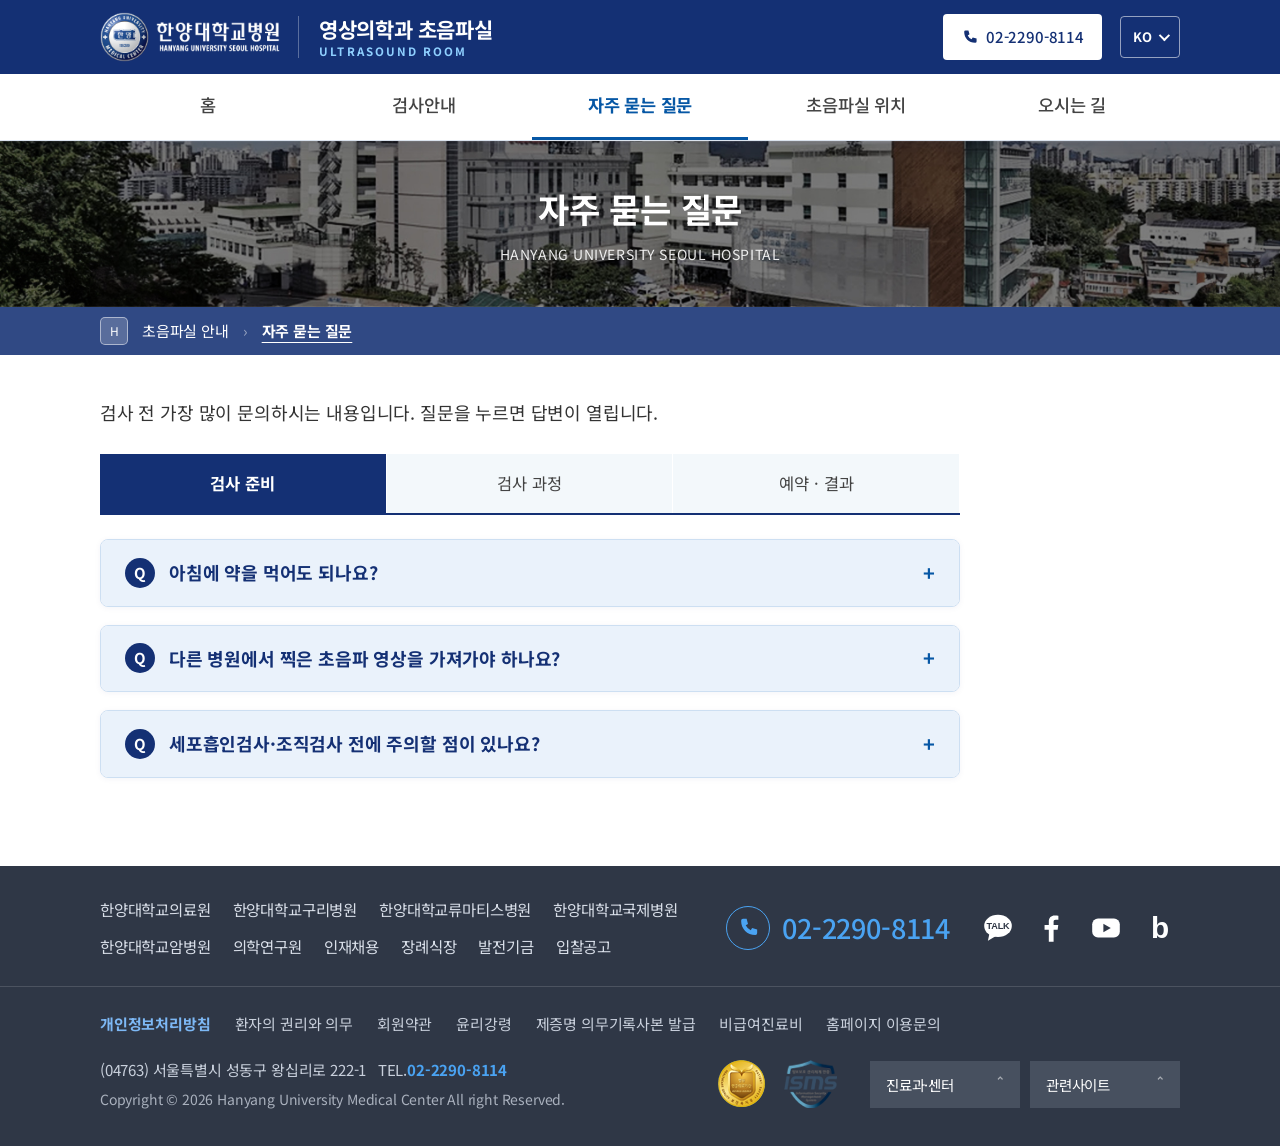
<file: faq/index.html>
<!doctype html>
<html lang="ko">
<head>
<meta charset="utf-8">
<meta name="viewport" content="width=device-width,initial-scale=1,viewport-fit=cover">
<title>자주 묻는 질문 | 초음파실 안내 | 한양대학교병원 영상의학과</title>
<script>(function(){try{var l=new URLSearchParams(location.search).get('lang')||localStorage.getItem('lang');if(l&&l!=='ko')document.documentElement.className+=' i18n-wait'}catch(e){}})()</script><link rel="preconnect" href="https://fonts.googleapis.com"><link rel="preconnect" href="https://fonts.gstatic.com" crossorigin><link rel="stylesheet" href="https://fonts.googleapis.com/css2?family=Noto+Sans+KR:wght@400;500;700&family=Noto+Sans:wght@400;500;700&display=swap"><link rel="stylesheet" href="../assets/style.css">
</head>
<body data-title="자주 묻는 질문" data-page="faq" data-root="../">
<main class="wrap">
  <div class="ptitle"><h2>자주 묻는 질문</h2><p>검사 전 가장 많이 문의하시는 내용입니다. 질문을 누르면 답변이 열립니다.</p></div>

  <div class="subtabs c3" id="ftabs" role="tablist">
    <button class="on" data-s="f-prep">검사 준비</button>
    <button data-s="f-exam">검사 과정</button>
    <button data-s="f-visit">예약 · 결과</button>
  </div>

  <!-- 검사 준비 -->
  <div class="fp on" id="f-prep">
    <details><summary><span>아침에 약을 먹어도 되나요?</span></summary><div class="a">대부분의 약은 소량의 물과 함께 복용 가능합니다. 당뇨약·인슐린은 금식 시 저혈당 위험이 있으므로 처방 의료진과 상담하세요.</div></details>
    <details><summary><span>다른 병원에서 찍은 초음파 영상을 가져가야 하나요?</span></summary><div class="a">꼭 가져오셔야 하는 것은 아니지만, 이전에 같은 부위를 검사한 영상이나 소견서가 있다면 지참해 주세요. 지금 영상과 비교해 변화를 확인하는 데 도움이 됩니다. 이전 자료가 없어도 검사는 가능합니다.</div></details>
    <details><summary><span>세포흡인검사·조직검사 전에 주의할 점이 있나요?</span></summary><div class="a">검사 전 외래에서 동의서를 작성한 후 방문해 주세요. 항혈전제(아스피린·항응고제 등)를 중단하지 않고 오셨다면 검사 당일 꼭 미리 말씀해 주세요. 출혈이 잘 멎지 않은 적이 있거나 알레르기, 임신 가능성이 있을 때도 알려주세요. 검사 후 시술 부위의 출혈·부기·심한 통증이 있으면 병원으로 문의해 주세요.</div></details>
  </div>

  <!-- 검사 과정 -->
  <div class="fp" id="f-exam">
    <details><summary><span>검사 시간은 얼마나 걸리나요?</span></summary><div class="a">보통 10~15분 정도 소요됩니다. 대기시간은 혼잡도에 따라 달라질 수 있습니다.</div></details>
    <details><summary><span>초음파 검사는 아픈가요?</span></summary><div class="a">통증은 거의 없습니다. 탐촉자를 피부에 대고 움직이면서 약간 누르는 느낌이 있을 수 있고, 방광을 채우고 하는 검사는 배를 누를 때 다소 불편할 수 있습니다. 참기 어려울 정도로 불편하면 검사 중에 바로 말씀해 주세요.</div></details>
    <details><summary><span>검사할 때 젤은 왜 바르나요?</span></summary><div class="a">탐촉자와 피부 사이에 공기가 있으면 초음파가 몸속으로 잘 전달되지 않아 영상이 흐려집니다. 젤은 그 공기층을 없애 선명한 영상을 얻기 위해 바르며, 인체에 해롭지 않습니다. 검사가 끝나면 휴지로 닦으시면 됩니다.</div></details>
    <details><summary><span>보호자가 함께 들어갈 수 있나요?</span></summary><div class="a">원칙적으로 환자 본인만 검사실에 입실합니다. 소아·거동이 불편한 환자는 보호자 동반이 가능합니다.</div></details>
  </div>

  <!-- 예약 · 결과 -->
  <div class="fp" id="f-visit">
    <details><summary><span>예약 없이 검사받을 수 있나요?</span></summary><div class="a">초음파 검사는 원칙적으로 예약 후 시행됩니다. 검사 종류와 환자 상태에 따라 검사 시간이 다르므로, 원활한 검사를 위해 사전에 예약해 주시기 바랍니다.<br>예약·변경 문의: <a href="tel:0222909738">02-2290-9738~40</a></div></details>
    <details><summary><span>예약시간보다 일찍 가면 바로 검사할 수 있나요?</span></summary><div class="a">먼저 접수는 가능하지만, 앞서 예약된 환자분들의 순서대로 검사가 진행되므로 바로 검사받기 어려울 수 있습니다. 접수 및 검사 준비를 위해 예약시간보다 10~15분 정도 일찍 도착하는 것을 권장합니다.</div></details>
    <details><summary><span>결과는 언제 알 수 있나요?</span></summary><div class="a">검사 결과는 처방 진료과 외래 진료 시 의료진에게 들으실 수 있습니다. 판독 완료 시기는 검사에 따라 다릅니다.</div></details>
  </div>
</main>
<script src="../assets/site.js"></script><script src="../assets/i18n-data.js"></script><script src="../assets/i18n.js"></script>
<script>
(function(){
  var tabs=document.querySelectorAll('#ftabs button');
  tabs.forEach(function(b){b.addEventListener('click',function(){
    tabs.forEach(function(x){x.classList.toggle('on',x===b)});
    document.querySelectorAll('.fp').forEach(function(p){p.classList.toggle('on',p.id===b.dataset.s)});
  })});
})();
</script>
</body>
</html>
</file>
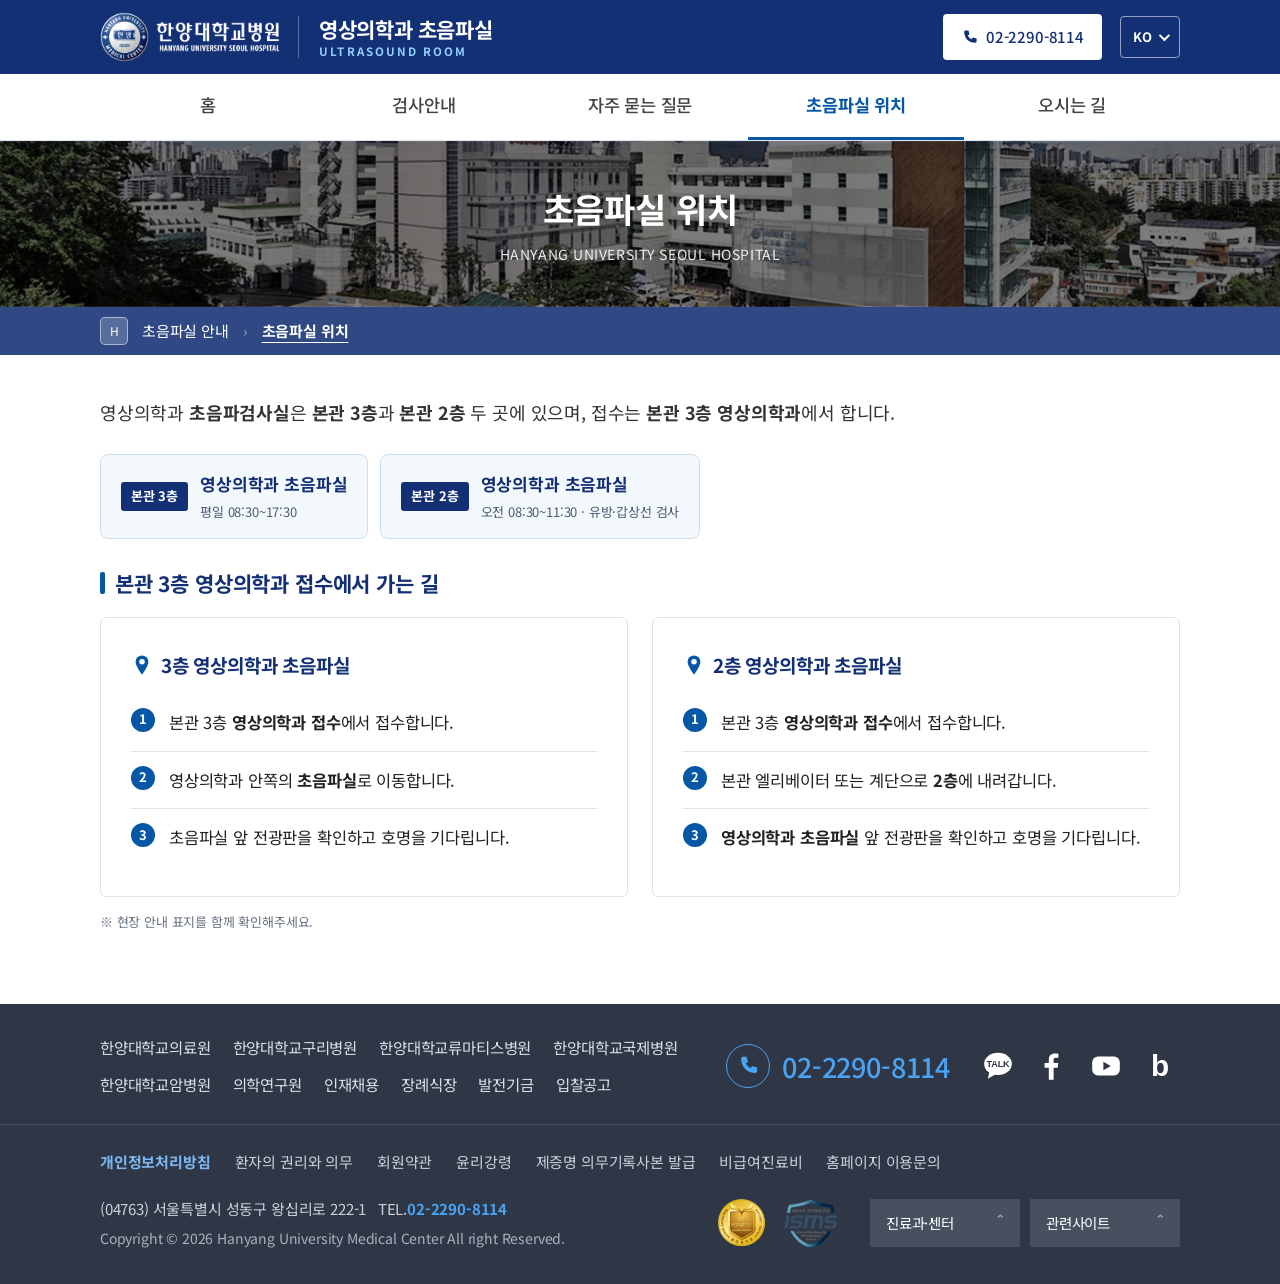
<file: location/index.html>
<!doctype html>
<html lang="ko">
<head>
<meta charset="utf-8">
<meta name="viewport" content="width=device-width,initial-scale=1,viewport-fit=cover">
<title>초음파실 위치 | 초음파실 안내 | 한양대학교병원 영상의학과</title>
<script>(function(){try{var l=new URLSearchParams(location.search).get('lang')||localStorage.getItem('lang');if(l&&l!=='ko')document.documentElement.className+=' i18n-wait'}catch(e){}})()</script><link rel="preconnect" href="https://fonts.googleapis.com"><link rel="preconnect" href="https://fonts.gstatic.com" crossorigin><link rel="stylesheet" href="https://fonts.googleapis.com/css2?family=Noto+Sans+KR:wght@400;500;700&family=Noto+Sans:wght@400;500;700&display=swap"><link rel="stylesheet" href="../assets/style.css">
</head>
<body data-title="초음파실 위치" data-page="location" data-root="../">
<main class="wrap">
  <div class="ptitle"><h2>초음파실 위치</h2><p>영상의학과 <b>초음파검사실</b>은 <b>본관 3층</b>과 <b>본관 2층</b> 두&nbsp;곳에 있으며, 접수는 <b>본관 3층 영상의학과</b>에서 합니다.</p></div>

  <div class="rooms"><div class="room"><span class="rb">본관 3층</span><div><b>영상의학과 초음파실</b><small>평일 08:30~17:30</small></div></div><div class="room"><span class="rb">본관 2층</span><div><b>영상의학과 초음파실</b><small>오전 08:30~11:30 · 유방·갑상선 검사</small></div></div></div>

  <h3 class="sec-h">본관 3층 영상의학과 접수에서 가는 길</h3>
  <div class="grid g2 loc-cards">
    <div class="card">
      <h3 data-i="i-pin">3층 영상의학과 초음파실</h3>
      <ol class="route">
        <li><span>본관 3층 <b>영상의학과 접수</b>에서 접수합니다.</span></li>
        <li><span>영상의학과 안쪽의 <b>초음파실</b>로 이동합니다.</span></li>
        <li><span>초음파실 앞 전광판을 확인하고 호명을 기다립니다.</span></li>
      </ol>
    </div>
    <div class="card">
      <h3 data-i="i-pin">2층 영상의학과 초음파실</h3>
      <ol class="route">
        <li><span>본관 3층 <b>영상의학과 접수</b>에서 접수합니다.</span></li>
        <li><span>본관 엘리베이터 또는 계단으로 <b>2층</b>에 내려갑니다.</span></li>
        <li><span><b>영상의학과 초음파실</b> 앞 전광판을 확인하고 호명을 기다립니다.</span></li>
      </ol>
    </div>
  </div>
  <p class="note-ref" style="font-size:13px;color:var(--sub);margin-top:14px">※ 현장 안내 표지를 함께 확인해주세요.</p>
</main>
<script src="../assets/site.js"></script><script src="../assets/i18n-data.js"></script><script src="../assets/i18n.js"></script>
</body>
</html>
</file>
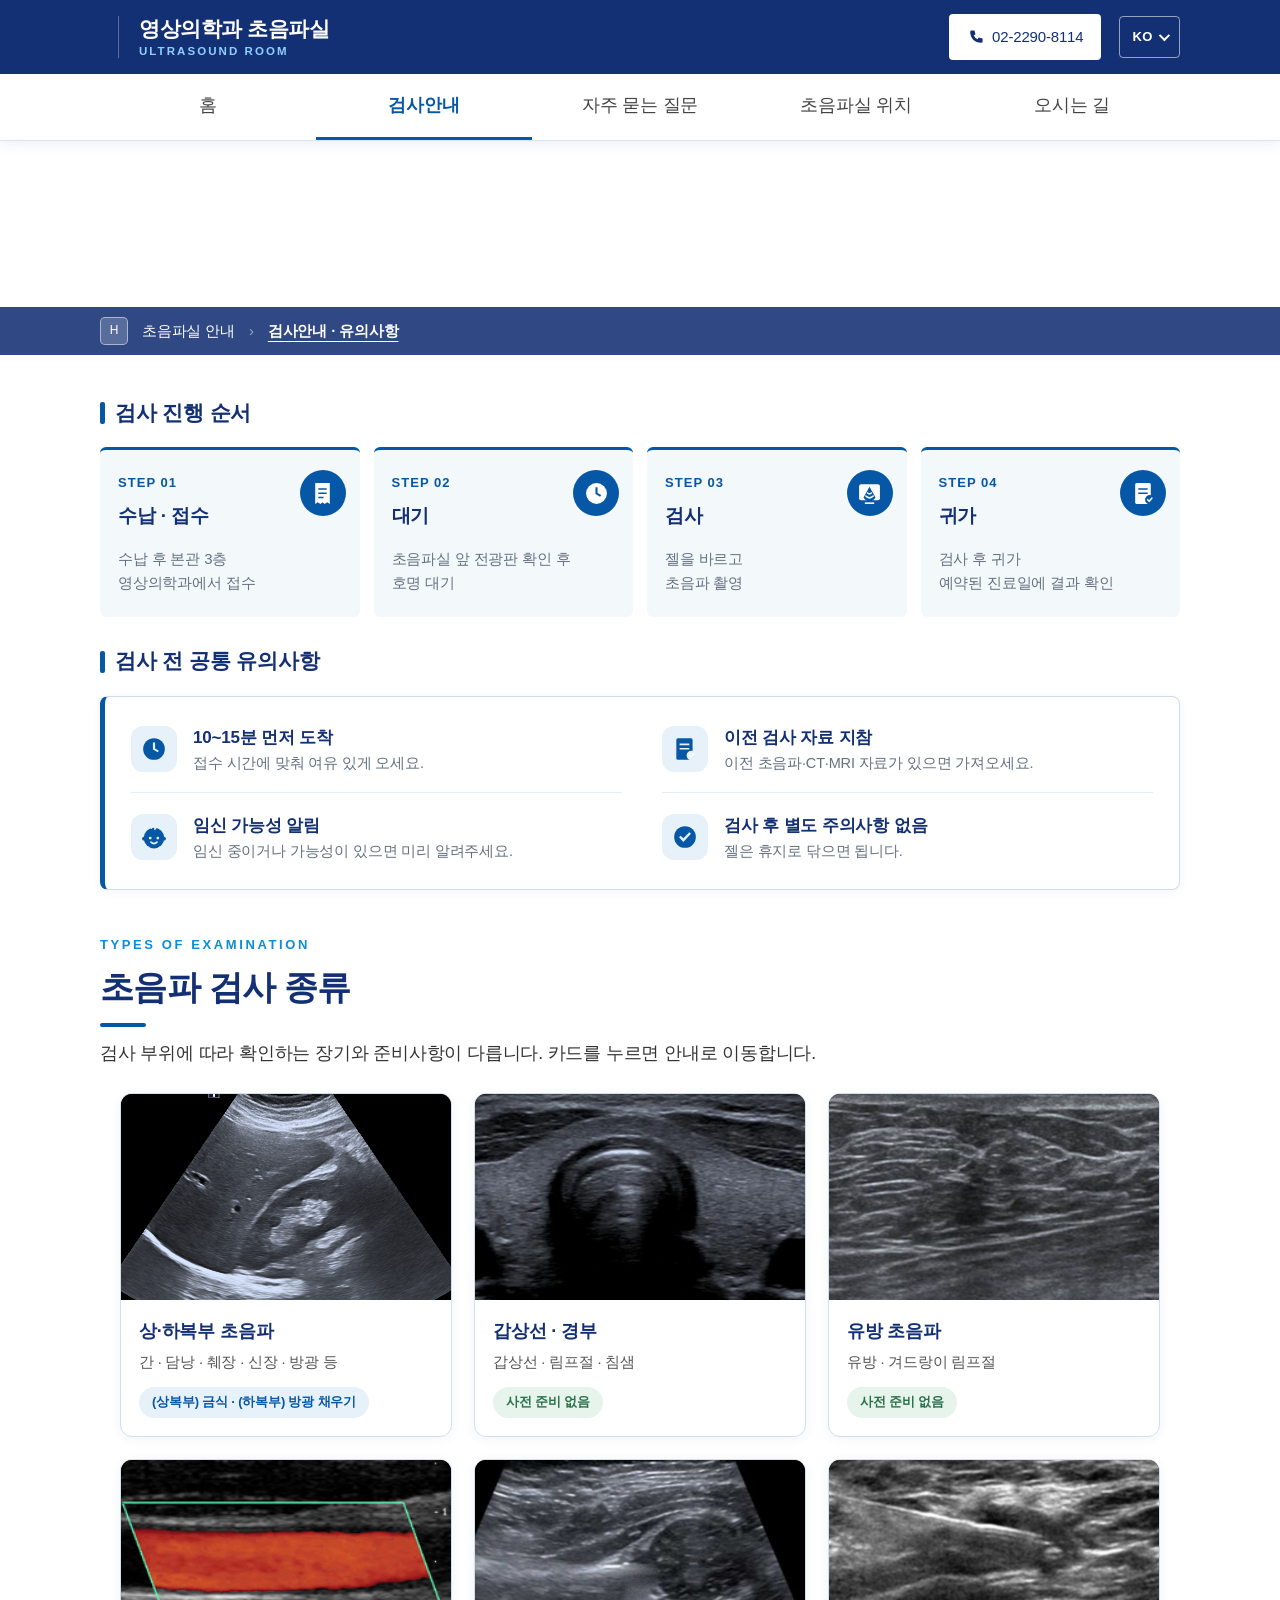
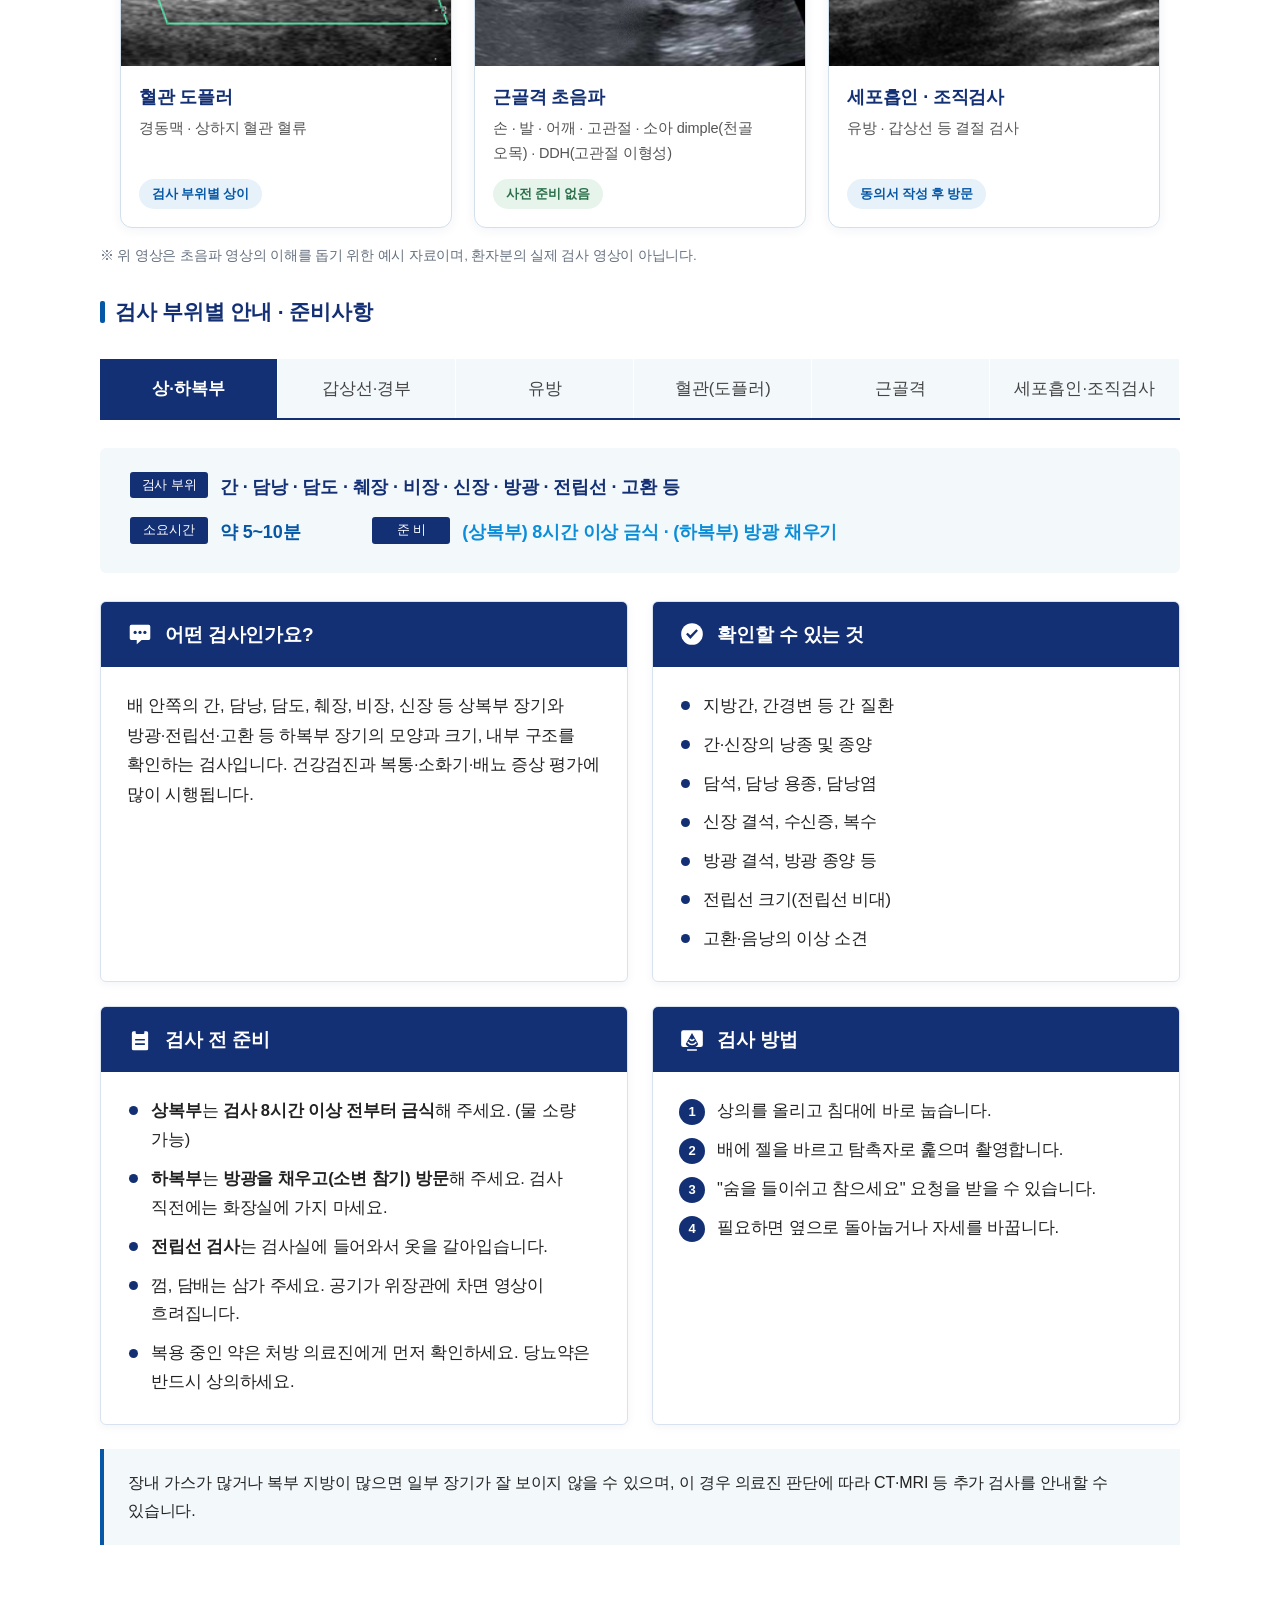
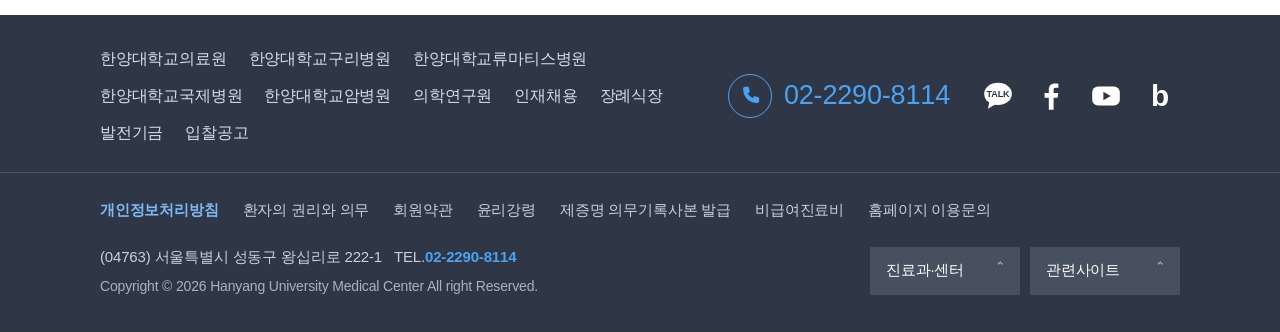
<file: prep/index.html>
<!doctype html>
<html lang="ko">
<head>
<meta charset="utf-8">
<meta name="viewport" content="width=device-width,initial-scale=1">
<title>검사안내로 이동합니다</title>
<meta http-equiv="refresh" content="0; url=../exam/">
<link rel="canonical" href="../exam/">
</head>
<body><p><a href="../exam/">검사안내 페이지로 이동하기</a></p></body>
</html>
</file>
<file: assets/style.css>
:root{
  --navy:#143074; --blue:#0657a5; --sky:#0b8dd9; --bg:#f3f8fb; --line:#dbe3ea;
  --text:#222; --sub:#667180; --warn:#c8541a; --warnbg:#fff4ec; --acc:#143074;
}
*{box-sizing:border-box;margin:0;padding:0}
html{-webkit-text-size-adjust:100%}
body{font-family:"Noto Sans KR","Malgun Gothic",sans-serif;color:var(--text);background:#fff;line-height:1.6;overflow-x:hidden;word-break:keep-all;letter-spacing:-.01em}
img{max-width:100%;height:auto;display:block}
a{color:inherit}
.ic{width:1em;height:1em;fill:currentColor;flex:none}
.a{fill:var(--acc)}
.wrap{max-width:1120px;margin:0 auto;padding:0 20px}

/* header */
.draft{background:#fff6c9;color:#7a5b00;font-size:12.5px;text-align:center;padding:5px 10px}
.top{background:#fff;position:sticky;top:0;z-index:20;border-bottom:1px solid var(--line)}
.top-in{max-width:1120px;margin:0 auto;padding:12px 20px;display:flex;align-items:center;gap:18px}
.top .logo{height:50px;width:auto}
.top .dept{border-left:1px solid var(--line);padding-left:18px;line-height:1.3;color:var(--sub);font-size:13px}
.top .dept b{display:block;color:var(--navy);font-size:18px;font-weight:700}
.top .tel{margin-left:auto;display:flex;align-items:center;gap:8px;background:var(--blue);color:#fff;text-decoration:none;font-size:15px;font-weight:500;padding:10px 18px;border-radius:4px;white-space:nowrap}
.top .tel .ic{font-size:17px;--acc:var(--blue)}
nav.tabs{max-width:1120px;margin:0 auto;display:flex;padding:0 20px;border-top:1px solid var(--line)}
nav.tabs a{flex:1;text-align:center;text-decoration:none;font-size:16px;font-weight:500;color:#444;padding:13px 4px;border-bottom:3px solid transparent;white-space:nowrap}
nav.tabs a .ic{display:none}
nav.tabs a:hover{color:var(--blue)}
nav.tabs a[aria-current=page]{color:var(--blue);font-weight:700;border-color:var(--blue)}

/* home band */
.band{background:linear-gradient(rgba(6,87,165,.9),rgba(20,48,116,.93)),url(../img/hero.jpg) center/cover;color:#fff;padding:40px 0 44px}
.band .wrap{display:grid;grid-template-columns:1.1fr 1fr;gap:24px 48px;align-items:center}
.eyebrow{font-size:13px;letter-spacing:.12em;opacity:.8;text-transform:uppercase;margin-bottom:6px}
.band h1{font-size:38px;line-height:1.25;font-weight:700;margin-bottom:12px}
.band p.d{opacity:.92;font-size:16px}
.infocard{background:#fff;color:var(--text);border-radius:6px;padding:8px 22px}
.infocard div{display:flex;align-items:center;gap:12px;padding:12px 0;border-bottom:1px solid var(--line);font-size:15px}
.infocard div:last-child{border:0}
.infocard .ic{font-size:26px;--acc:#fff;color:var(--blue)}
.infocard span.k{color:var(--sub);width:62px;flex:none}
.infocard b{font-weight:700;color:var(--navy)}
.band-h{grid-column:1/-1;font-size:24px;font-weight:700;margin-top:10px}
.tiles{grid-column:1/-1;display:grid;grid-template-columns:repeat(6,1fr);gap:16px}
.tile{display:block;text-align:center;text-decoration:none;color:#fff}
.tile .ti{display:grid;place-items:center;aspect-ratio:1.25;border:1px solid rgba(255,255,255,.38);font-size:48px;transition:.15s;margin-bottom:10px}
.tile:hover .ti{background:rgba(255,255,255,.1);border-color:#fff}
.tile b{font-weight:500;font-size:17px}

/* sub pages */
main.wrap{padding-top:26px;padding-bottom:50px}
.crumb{font-size:13px;color:var(--sub);margin-bottom:6px}
.crumb a{text-decoration:none}
.ptitle{border-bottom:2px solid var(--navy);padding-bottom:12px;margin-bottom:20px}
.ptitle h2{font-size:28px;color:var(--navy);font-weight:700}
.ptitle p{color:var(--sub);font-size:15px;margin-top:2px}
.grid{display:grid;gap:14px}
.g2{grid-template-columns:repeat(2,1fr)}
.g3{grid-template-columns:repeat(3,1fr)}
.card{background:#fff;border:1px solid var(--line);border-radius:6px;padding:20px}
.card h3{font-size:17px;color:var(--navy);margin-bottom:8px;display:flex;align-items:center;gap:8px}
.card h3 .ic{font-size:22px;color:var(--blue);--acc:#fff}
.card p,.card li{font-size:15px}
.card ul{padding-left:18px}
.card ul li{margin:3px 0}
.badge{display:inline-block;font-size:12px;font-weight:700;padding:2px 9px;border-radius:3px;background:#e7f1fa;color:var(--blue);margin-bottom:8px}
.badge.w{background:var(--warnbg);color:var(--warn)}
.tbc{background:#fff6c9;color:#7a5b00;border-radius:3px;padding:0 5px;font-size:12px;font-weight:700;white-space:nowrap}
.notice{background:var(--bg);border-left:4px solid var(--blue);padding:14px 16px;font-size:14.5px;margin-top:14px}
.btn{display:inline-block;border:0;font:inherit;font-size:14.5px;font-weight:500;padding:10px 18px;border-radius:4px;cursor:pointer;text-decoration:none}
.btn.p{background:var(--blue);color:#fff}
.btn.l{background:#fff;color:var(--blue);border:1px solid var(--blue)}

.steps{display:grid;grid-template-columns:repeat(4,1fr);gap:12px;counter-reset:s}
.step{background:var(--bg);border-radius:6px;padding:18px;border-top:3px solid var(--blue)}
.step::before{counter-increment:s;content:"STEP 0" counter(s);display:block;font-size:12px;font-weight:700;color:var(--blue);letter-spacing:.08em;margin-bottom:4px}
.step b{display:block;color:var(--navy);font-size:16px;margin-bottom:2px}
.step p{font-size:14px;color:var(--sub)}

details{border:1px solid var(--line);border-radius:6px;margin-bottom:8px}
summary{cursor:pointer;padding:15px 18px;font-weight:500;color:var(--navy);list-style:none;display:flex;justify-content:space-between;gap:10px;font-size:16px}
summary::-webkit-details-marker{display:none}
summary::before{content:"Q";color:var(--blue);font-weight:700;margin-right:10px}
summary span{flex:1}
summary::after{content:"+";color:var(--blue);font-size:20px;line-height:1}
details[open] summary::after{content:"−"}
details[open]{background:var(--bg)}
details .a{padding:0 18px 16px 38px;font-size:15px}

.prep{width:100%;border-collapse:collapse;font-size:15px;border-top:2px solid var(--navy)}
.prep th{background:var(--bg);color:var(--navy);text-align:left;padding:11px 14px;font-size:14px;border-bottom:1px solid var(--line)}
.prep td{padding:13px 14px;border-bottom:1px solid var(--line);vertical-align:top}
.prep td:first-child{font-weight:700;color:var(--navy);white-space:nowrap}

/* location */
.loc{display:grid;grid-template-columns:1.6fr 1fr;gap:20px;align-items:start}
.seg{display:inline-flex;border:1px solid var(--blue);border-radius:4px;overflow:hidden;margin-bottom:10px}
.seg button{border:0;background:#fff;font:inherit;font-size:14px;padding:8px 18px;cursor:pointer;color:var(--blue)}
.seg button.on{background:var(--blue);color:#fff}
.mapbox{position:relative;border:1px solid var(--line);border-radius:6px;padding:6px;background:#fff}
.mapbox svg.ov{position:absolute;left:6px;top:6px;width:calc(100% - 12px);height:calc(100% - 12px);pointer-events:none}
.routes{display:flex;flex-wrap:wrap;gap:8px;margin:12px 0 0}
.routes button{display:flex;align-items:center;gap:7px;border:1px solid var(--line);background:#fff;font:inherit;font-size:14px;padding:7px 12px;border-radius:999px;cursor:pointer;color:#333}
.routes button i{font-style:normal;display:grid;place-items:center;width:20px;height:20px;border-radius:50%;background:#0657a5;color:#fff;font-size:12px;font-weight:700}
.routes button.on{border-color:#0657a5;background:#e7f1fa;font-weight:700}
.legend{display:flex;gap:16px;flex-wrap:wrap;font-size:13px;color:var(--sub);margin-top:10px}
.legend s{display:inline-block;width:14px;height:10px;vertical-align:middle;margin-right:5px;text-decoration:none}
.route{list-style:none;counter-reset:r;margin-top:6px}
.route li{counter-increment:r;display:flex;gap:10px;padding:9px 0;border-bottom:1px solid var(--line);font-size:15px}
.route li:last-child{border:0}
.route li::before{content:counter(r);flex:none;width:24px;height:24px;border-radius:50%;background:var(--blue);color:#fff;font-weight:700;display:grid;place-items:center;font-size:13px}
.hide{display:none!important}
@keyframes dash{to{stroke-dashoffset:-30}}
.flow{animation:dash 1s linear infinite}

/* directions */
.dir{display:grid;grid-template-columns:1fr 1fr;gap:0 40px}
.dir h3{margin-bottom:10px}
.dir dl{display:grid;grid-template-columns:84px 1fr;gap:9px 10px;font-size:15px}
.dir dt{color:var(--sub);display:flex;align-items:center;gap:6px}
.dir dd b{color:var(--navy)}
.chip{display:inline-block;font-size:12px;font-weight:700;color:#fff;border-radius:3px;padding:1px 7px;margin-right:5px}
.l2{background:#00a84d}.l5{background:#996cac}
#map{width:100%;height:460px;border:0;border-radius:6px;background:#eef2f6}
.mapact{display:flex;gap:8px;margin-top:10px;flex-wrap:wrap}

footer{background:var(--navy);color:#cfd8ef;font-size:13px;padding:30px 20px 34px}
footer .in{max-width:1120px;margin:0 auto;display:flex;gap:24px;align-items:center;flex-wrap:wrap}
footer img{height:44px;width:auto}

@media(max-width:900px){
  .band .wrap{grid-template-columns:1fr}
  .tiles{grid-template-columns:repeat(3,1fr)}
  .g3{grid-template-columns:1fr 1fr}
  .steps{grid-template-columns:1fr 1fr}
  .loc{grid-template-columns:1fr}
}
@media(max-width:640px){
  .wrap{padding:0 16px}
  .top-in{padding:10px 16px;gap:12px}
  .top .dept{display:none}
  .top .logo{height:44px}
  .top .tel{font-size:13.5px;padding:9px 14px}
  nav.tabs{position:fixed;left:0;right:0;bottom:0;max-width:none;background:#fff;border-top:1px solid var(--line);padding:0 0 env(safe-area-inset-bottom);z-index:30}
  nav.tabs a{font-size:11px;padding:7px 0 6px;border:0;border-top:3px solid transparent;display:flex;flex-direction:column;align-items:center;gap:2px;color:#7a8594;--acc:#fff}
  nav.tabs a .ic{display:block;font-size:22px}
  nav.tabs a[aria-current=page]{border-top-color:var(--blue);color:var(--blue)}
  .band{padding:26px 0 30px}
  .band h1{font-size:28px}
  .band-h{font-size:20px}
  .tiles{grid-template-columns:repeat(2,1fr);gap:12px}
  .tile .ti{aspect-ratio:1.7;font-size:40px;margin-bottom:6px}
  .tile b{font-size:15px}
  main.wrap{padding-top:18px;padding-bottom:30px}
  .ptitle h2{font-size:23px}
  .g2,.g3,.dir{grid-template-columns:1fr}
  .dir h3+dl{margin-bottom:6px}
  .steps{grid-template-columns:1fr 1fr;gap:10px}
  .step{padding:14px}
  .prep,.prep tbody,.prep tr,.prep td{display:block;width:100%}
  .prep thead{display:none}
  .prep tr{border-bottom:1px solid var(--line);padding:12px 4px}
  .prep td{border:0;padding:2px 0}
  .prep td:first-child{white-space:normal;font-size:16px}
  #map{height:340px}
  footer{padding-bottom:90px}
  footer img{height:38px}
}

/* sub banner */
.pbanner{background:url(../img/hero.jpg) center/cover;color:#fff;position:relative}
.pb-in{text-align:center;padding:38px 20px 52px}
.pb-in h2{font-size:34px;font-weight:700}
.pb-in p{font-size:14px;letter-spacing:.04em;opacity:.9;margin-top:4px}
.pb-bar{background:rgba(20,48,116,.88);font-size:15px}
.pb-bar .wrap{display:flex;align-items:center;gap:14px;height:48px}
.pb-bar .hm{display:grid;place-items:center;width:28px;height:28px;border-radius:5px;background:rgba(255,255,255,.2);border:1px solid rgba(255,255,255,.5);font-size:12px;text-decoration:none}
.pb-bar .sep{opacity:.5}
.pb-bar .cur{font-weight:700;text-decoration:underline;text-underline-offset:5px}
.ptitle h2{display:none}
.ptitle{border-bottom:0;padding-bottom:0;margin-bottom:16px}
.ptitle p{font-size:16px;color:#333}
/* sub-tabs (directions) */
.subtabs{display:flex;gap:0;border-bottom:2px solid var(--navy);margin:16px 0 16px;overflow-x:auto}
.subtabs button{flex:1;min-width:max-content;border:0;background:var(--bg);font:inherit;font-size:15.5px;padding:12px 18px;cursor:pointer;color:#444;border-right:1px solid #fff}
.subtabs button.on{background:var(--navy);color:#fff;font-weight:700}
.sp{display:none}.sp.on{display:block}
.tbl{width:100%;border-collapse:collapse;font-size:15px;border-top:2px solid var(--navy)}
.tbl th{background:var(--bg);color:var(--navy);padding:10px 12px;text-align:left;border-bottom:1px solid var(--line);font-size:14px}
.tbl td{padding:11px 12px;border-bottom:1px solid var(--line);vertical-align:top}
.tbl td:first-child{font-weight:700;color:var(--navy)}
.hl{background:#e7f1fa;border:1px solid #b9d6ee;border-radius:6px;padding:14px 16px;margin-bottom:12px;color:var(--navy);font-size:15px}
.hl b{color:var(--blue)}
.sub-h{font-size:17px;color:var(--navy);margin:20px 0 8px}
.addr{display:flex;flex-wrap:wrap;gap:6px 28px;align-items:center;background:var(--bg);border-radius:6px;padding:14px 18px;font-size:15px}
.addr b{color:var(--navy)}
.map-wrap{width:100%;min-height:460px}
.map-wrap iframe,.map-wrap .root_daum_roughmap{width:100%!important}
@media(max-width:640px){
  .pb-in{padding:26px 16px 36px}.pb-in h2{font-size:26px}
  .pb-bar .wrap{height:42px;font-size:13.5px;gap:8px}
  .tbl,.tbl tbody,.tbl tr,.tbl td{display:block;width:100%}
  .tbl thead{display:none}
  .tbl tr{border-bottom:1px solid var(--line);padding:10px 0}
  .tbl td{border:0;padding:2px 4px}
  .map-wrap{min-height:340px}
}

/* ===== v2 ===== */
:root{--route:#b8453c}
html,body{height:100%}
body{display:flex;flex-direction:column;min-height:100vh;font-size:17px;line-height:1.75}
main.wrap{flex:1;width:100%}

/* hero / banners (원본 188px 높이를 넘기지 않아 늘어남(깨짐) 방지) */
.pbanner{background:none}
.pb-in{background:url(../img/hero.jpg) center/cover;padding:38px 20px 40px}
.hero{background:url(../img/hero.jpg) center/cover;color:#fff;text-align:center;padding:40px 20px 42px}
.hero .eyebrow{margin-bottom:4px}
.hero h1{font-size:40px;line-height:1.25;font-weight:700}
.hero p.d{font-size:17px;opacity:.95;margin-top:6px}
.band{flex:1;background:var(--blue);padding:44px 0 64px}
.band .wrap{display:block}
.infocard{display:grid;grid-template-columns:repeat(3,1fr);padding:0;margin-bottom:44px;font-size:17px}
.infocard div{padding:22px 26px;border-bottom:0;border-right:1px solid var(--line)}
.infocard div:last-child{border:0}
.band-h{font-size:26px;margin:0 0 20px}
.tiles{gap:22px}
.tile .ti{margin-bottom:14px;font-size:54px}
.tile b{font-size:18.5px}

/* 글자 크기 */
nav.tabs a{font-size:17.5px;padding:16px 4px}
.top .dept b{font-size:19px}
.ptitle p{font-size:18px;color:#333}
.card h3{font-size:19px;margin-bottom:12px}
.card p,.card li{font-size:16.5px}
.card ul li{margin:6px 0}
.badge{font-size:13px;padding:3px 11px;margin-bottom:12px}
.step b{font-size:19px}
.step p{font-size:16px;line-height:1.65}
.step::before{font-size:13px}
.prep{font-size:16.5px}
.prep th{font-size:15px}
summary{font-size:18px}
details .a{font-size:16.5px}
.route li{font-size:16.5px}
.legend{font-size:14.5px}
.tbl{font-size:16.5px}
.tbl th{font-size:15px}
.addr{font-size:17px}
.notice{font-size:16px}
.btn{font-size:16px}
.dir dl{font-size:16.5px}

/* 간격 */
.grid{gap:24px}
.card{padding:30px}
.steps{gap:20px}
.step{padding:26px 24px}
.prep td{padding:18px 16px}
.prep th{padding:14px 16px}
details{margin-bottom:14px}
summary{padding:20px 24px}
details .a{padding:0 24px 22px 46px}
.notice{margin-top:24px;padding:20px 24px}
.seg{margin-bottom:20px}
.seg button{padding:11px 24px;font-size:16px}
.routes{gap:12px;margin:0 0 14px!important}
.routes button{padding:11px 20px;font-size:16px;gap:10px}
.routes button i{width:24px;height:24px;font-size:13px}
.legend{gap:12px 28px;margin:0 0 26px!important}
.loc{gap:32px}
.route li{padding:14px 0;gap:14px}
.subtabs{margin:28px 0 28px}
.subtabs button{padding:15px 24px;font-size:16.5px}
.tbl td{padding:16px 16px}
.tbl th{padding:13px 16px}
.sub-h{margin:34px 0 12px;font-size:19px}
.hl{padding:18px 22px;font-size:16.5px;margin-bottom:22px}
.mapact{gap:12px;margin-top:16px}
.ptitle{margin-bottom:26px}
main.wrap{padding-top:40px;padding-bottom:70px}

/* 경로선: 톤다운 붉은색 */
.routes button.on{border-color:var(--route)}

/* 오시는 길 상단 정보 */
.addr{display:grid;grid-template-columns:repeat(3,auto);justify-content:space-between;gap:16px 40px;padding:24px 30px}
.addr>div{display:flex;align-items:center;flex-wrap:wrap;gap:6px 0}
.lb{background:var(--navy);color:#fff;font-size:13px;border-radius:3px;padding:2px 10px;margin-right:12px;white-space:nowrap}
.addr b.a1{color:var(--navy)}
.addr b.a2{color:var(--blue);font-size:19px}
.addr b.a3{color:#0b8dd9}
.addr .sp2{margin-left:14px}

/* 지도 아이콘 링크 */
.maplinks{display:flex;gap:14px;margin-top:18px;align-items:center}
.maplinks a{display:block;width:52px;height:52px;border-radius:50%;box-shadow:0 2px 6px rgba(0,0,0,.18);transition:.15s}
.maplinks a:hover{transform:translateY(-2px)}
.maplinks svg{width:100%;height:100%;display:block}

/* 검사안내 부위 탭 */
.ex-sum{background:var(--bg);border-radius:6px;padding:22px 26px;margin-bottom:24px;display:flex;flex-wrap:wrap;gap:12px 40px;font-size:16.5px}
.ex-sum span.k{color:var(--sub);margin-right:8px}
.ex-sum b{color:var(--navy)}
.ol{padding-left:0;list-style:none;counter-reset:o}
.ol li{counter-increment:o;display:flex;gap:12px;margin:10px 0}
.ol li::before{content:counter(o);flex:none;width:26px;height:26px;border-radius:50%;background:var(--blue);color:#fff;font-size:13px;font-weight:700;display:grid;place-items:center;margin-top:3px}

/* 푸터 (병원 홈페이지 형태) */
footer.ft{background:#2f3746;color:#c9d0dc;padding:0;font-size:15px}
.ft-in{max-width:1120px;margin:0 auto;padding:0 20px}
.ft1{padding:40px 0 34px;border-bottom:1px solid rgba(255,255,255,.14)}
.ft1 .ft-in{display:flex;align-items:center;gap:28px;flex-wrap:wrap}
.rela{display:flex;flex-wrap:wrap;gap:10px 22px;flex:1;min-width:300px;font-size:15.5px}
.rela a{text-decoration:none;color:#d9dfe9}
.rela a:hover{color:#fff;text-decoration:underline}
.ftcall{display:flex;align-items:center;gap:12px;text-decoration:none;color:#4aa3f2;font-size:27px;font-weight:500}
.ftcall i{display:grid;place-items:center;width:44px;height:44px;border:1px solid #4aa3f2;border-radius:50%;font-size:22px;--acc:#2f3746}
.sns{display:flex;gap:10px}
.sns img{width:40px;height:40px;border-radius:50%}
.ft2{padding:34px 0 44px}
.ft2 .ft-in{display:flex;gap:40px;justify-content:space-between;flex-wrap:wrap}
.policy{display:flex;flex-wrap:wrap;gap:8px 24px;margin-bottom:26px}
.policy a{text-decoration:none;color:#c9d0dc}
.policy a:first-child{color:#7db8f5;font-weight:700}
.addr2 p{margin:4px 0}
.addr2 .tl{color:#4aa3f2;font-weight:700;text-decoration:none}
.addr2 .cp{opacity:.8;font-size:14px}
.certi{display:flex;gap:18px;margin-top:20px}
.certi img{width:auto;height:48px}
.ft2r{display:flex;gap:16px;align-items:flex-end;flex-wrap:wrap}
.ddm{position:relative;width:200px}
.ddm summary{list-style:none;background:#47505f;color:#fff;padding:18px 22px;font-size:16px;font-weight:400;display:flex;justify-content:space-between;cursor:pointer;border-radius:0}
.ddm summary::before{content:none}
.ddm summary::after{content:"⌃";color:#fff;font-size:18px}
.ddm[open] summary::after{content:"⌄"}
.ddm div{position:absolute;bottom:100%;left:0;right:0;background:#47505f;padding:8px 0;max-height:260px;overflow:auto}
.ddm a{display:block;padding:8px 22px;color:#e7ecf4;text-decoration:none;font-size:15px}
.ddm a:hover{background:#56606f}
.ddm{border:0;background:none;margin:0}

@media(max-width:900px){
  .infocard{grid-template-columns:1fr}
  .infocard div{border-right:0;border-bottom:1px solid var(--line)}
  .addr{grid-template-columns:1fr}
}
@media(max-width:640px){
  body{font-size:16.5px}
  .hero h1{font-size:30px}
  .hero{padding:34px 16px 34px}
  .band{padding:30px 0 40px}
  .tiles{gap:14px}
  .card{padding:22px}
  .grid{gap:16px}
  .steps{grid-template-columns:1fr;gap:14px}
  .ptitle p{font-size:16.5px}
  .subtabs{margin:20px 0}
  main.wrap{padding-top:26px;padding-bottom:40px}
  .ft1 .ft-in,.ft2 .ft-in{flex-direction:column;align-items:flex-start}
  .ddm{width:100%}
  .ft2r{width:100%}
  footer.ft{padding-bottom:70px}
  .addr{padding:20px}
}

/* ===== v3: 모바일 개선 ===== */
@media(max-width:640px){
  /* 탭: 좌우 스크롤 없이 한 화면에 모두 표시 */
  .subtabs{display:grid;grid-template-columns:repeat(3,1fr);gap:8px;border:0;overflow:visible;margin:22px 0}
  .subtabs.c2{grid-template-columns:repeat(2,1fr)}
  .subtabs button{min-width:0;border:1px solid var(--line);border-radius:8px;background:#fff;padding:13px 4px;font-size:15px;line-height:1.3;color:#333}
  .subtabs button.on{background:var(--navy);border-color:var(--navy);color:#fff}

  /* 하단 메뉴 */
  nav.tabs{border-top:0;box-shadow:0 -2px 14px rgba(20,48,116,.1);padding:0 4px env(safe-area-inset-bottom)}
  nav.tabs a{font-size:10.5px;letter-spacing:-.03em;white-space:nowrap;padding:9px 0 8px;gap:4px;border:0;color:#8a95a5;font-weight:500;position:relative;--acc:#fff}
  nav.tabs a .ic{font-size:21px}
  nav.tabs a[aria-current=page]{color:var(--navy);border:0;font-weight:700}
  nav.tabs a[aria-current=page]::before{content:"";position:absolute;top:0;left:50%;width:22px;height:3px;margin-left:-11px;border-radius:0 0 3px 3px;background:var(--blue)}
  .addr .sp2{margin-left:0}
  .addr>div{row-gap:8px}
}
@media(max-width:640px){
  .steps{grid-template-columns:1fr 1fr;gap:10px}
  .step{padding:16px 14px}
  .step b{font-size:17px}
  .step p{font-size:14.5px;line-height:1.55}
}

/* ===== v4: 검사안내 디자인 ===== */
.s{fill:none;stroke:var(--acc);stroke-width:3.2;stroke-linecap:round;stroke-linejoin:round}
.s2{fill:none;stroke:#fff;stroke-width:3;stroke-linecap:round;stroke-linejoin:round}
.sec-h{font-size:21px;color:var(--navy);margin:44px 0 16px;display:flex;align-items:center;gap:10px}
.sec-h::before{content:"";width:5px;height:22px;background:var(--blue);border-radius:2px}
.intro{display:flex;align-items:center;gap:28px;background:linear-gradient(100deg,#eaf3fb,#f7fbfe);border:1px solid #cfe1f1;border-radius:10px;padding:30px 34px;position:relative;overflow:hidden}
.intro::after{content:"";position:absolute;right:-60px;top:-60px;width:220px;height:220px;border-radius:50%;border:34px solid rgba(11,141,217,.07)}
.intro-ic{flex:none;display:grid;place-items:center;width:92px;height:92px;border-radius:50%;background:var(--blue);color:#fff;font-size:50px;--acc:var(--blue);box-shadow:0 6px 18px rgba(6,87,165,.28)}
.intro-t h3{font-size:24px;color:var(--navy);margin-bottom:6px}
.intro-t p{font-size:17.5px;color:#333}
.feats{display:grid;grid-template-columns:repeat(3,1fr);gap:18px;margin-top:18px}
.feat{display:flex;align-items:center;gap:16px;background:#fff;border:1px solid var(--line);border-radius:10px;padding:20px 22px}
.feat .fi{flex:none;display:grid;place-items:center;width:52px;height:52px;border-radius:12px;background:#e7f1fa;color:var(--blue);font-size:30px;--acc:#e7f1fa}
.feat b{display:block;color:var(--navy);font-size:17.5px}
.feat small{color:var(--sub);font-size:14.5px;line-height:1.5;display:block}
.step{position:relative;padding-right:92px}
.step .si{position:absolute;right:22px;top:24px;display:grid;place-items:center;width:56px;height:56px;border-radius:50%;background:var(--blue);color:#fff;font-size:30px;--acc:var(--blue)}
@media(max-width:900px){.feats{grid-template-columns:1fr}.step{padding-right:80px}}
@media(max-width:640px){
  .sec-h{font-size:19px;margin:32px 0 12px}
  .intro{flex-direction:column;align-items:flex-start;gap:16px;padding:24px 22px}
  .intro-ic{width:70px;height:70px;font-size:38px}
  .intro-t h3{font-size:21px}
  .intro-t p{font-size:16px}
  .feats{gap:10px}
  .feat{padding:14px 16px;gap:14px}
  .feat .fi{width:44px;height:44px;font-size:25px}
  .feat b{font-size:16px}
  .feat small{font-size:13.5px}
  .step{padding:16px 14px}
  .step .si{position:static;width:40px;height:40px;font-size:22px;margin-bottom:10px}
}

/* ===== v5 ===== */
.intro{padding:30px 36px;border-left:6px solid var(--blue)}
.intro-t h3{font-size:25px}
.step{padding:26px 24px}
.step p span{display:block;white-space:nowrap}
.step p{margin-top:2px}
.step .si{width:52px;height:52px;font-size:28px;right:20px;top:22px}
@media(max-width:1000px){.steps{grid-template-columns:1fr 1fr}}
@media(max-width:900px){.step{padding-right:24px}}
@media(max-width:640px){
  .intro{padding:22px 20px;border-left-width:5px}
  .step p span{white-space:normal}
  .step{padding:16px 14px}
  .step .si{position:static;width:40px;height:40px;font-size:22px;margin-bottom:10px}
}

/* ===== v6 ===== */
/* 검사 요약 박스 (오시는 길 상단 정보와 동일 스타일) */
.ex-sum{display:grid;grid-template-columns:2fr 1fr 1fr;gap:16px 36px;padding:24px 30px;background:var(--bg);border-radius:6px;align-items:center;margin-bottom:28px}
.ex-sum>div{display:flex;align-items:center;flex-wrap:wrap;gap:6px 0}
.ex-sum span.k{background:var(--navy);color:#fff;font-size:13px;border-radius:3px;padding:2px 10px;margin-right:12px;white-space:nowrap}
.ex-sum b{font-size:18px}
.ex-sum>div:nth-child(1) b{color:var(--navy)}
.ex-sum>div:nth-child(2) b{color:var(--blue)}
.ex-sum>div:nth-child(3) b{color:#0b8dd9}

/* 검사 부위 카드: 제목 영역을 톤으로 구분 */
body[data-page=exam] .sp .grid{align-items:stretch!important}
body[data-page=exam] .sp .grid>.card:nth-child(1){--hd:#143074}
body[data-page=exam] .sp .grid>.card:nth-child(2){--hd:#0657a5}
body[data-page=exam] .sp .grid>.card:nth-child(3){--hd:#0b7bc4}
body[data-page=exam] .sp .grid>.card:nth-child(4){--hd:#3f78b9}
body[data-page=exam] .sp .card{padding:0;overflow:hidden;border-color:#d3e0ec;box-shadow:0 2px 10px rgba(20,48,116,.05)}
body[data-page=exam] .sp .card h3{margin:0;padding:16px 26px;background:var(--hd);color:#fff;font-size:19px;gap:12px}
body[data-page=exam] .sp .card h3 .ic{font-size:26px;color:#fff;--acc:var(--hd)}
body[data-page=exam] .sp .card>p,
body[data-page=exam] .sp .card>ul,
body[data-page=exam] .sp .card>ol{margin:24px 26px 28px}
body[data-page=exam] .sp .card ul{list-style:none;padding:0}
body[data-page=exam] .sp .card ul li{position:relative;padding-left:24px;margin:10px 0}
body[data-page=exam] .sp .card ul li::before{content:"";position:absolute;left:2px;top:.62em;width:9px;height:9px;border-radius:50%;background:var(--hd)}
body[data-page=exam] .sp .card .ol li::before{background:var(--hd)}
body[data-page=exam] .sp .card>p{line-height:1.8}

/* 카카오 지도 하단 주소/전화 */
.root_daum_roughmap .cont{padding:0!important;border:0!important;background:none!important}
.root_daum_roughmap .cont .section{display:flex!important;flex-wrap:wrap;gap:12px 40px;margin:0!important;padding:20px 26px!important;background:var(--bg)!important;border:0!important;border-radius:0 0 6px 6px}
.root_daum_roughmap .cont .address,.root_daum_roughmap .cont .phone{display:flex!important;align-items:center;margin:0!important;padding:0!important;float:none!important}
.root_daum_roughmap .cont .tit{display:inline-block!important;width:auto!important;float:none!important;margin:0 12px 0 0!important;padding:3px 11px!important;background:var(--navy)!important;color:#fff!important;font-size:13px!important;font-weight:400!important;border-radius:3px}
.root_daum_roughmap .cont .txt{display:inline!important;font-size:18px!important;font-weight:700!important;color:var(--navy)!important}
.root_daum_roughmap .cont .phone .txt{color:var(--blue)!important}

@media(max-width:900px){.ex-sum{grid-template-columns:1fr}}
@media(max-width:640px){
  .ex-sum{padding:20px;gap:12px}
  .ex-sum b{font-size:16.5px}
  body[data-page=exam] .sp .card h3{padding:14px 20px;font-size:18px}
  body[data-page=exam] .sp .card>p,
  body[data-page=exam] .sp .card>ul,
  body[data-page=exam] .sp .card>ol{margin:20px 20px 24px}
  .root_daum_roughmap .cont .section{padding:16px 18px!important}
}

/* ===== v7: 헤더 부서명 ===== */
.top .dept{display:flex;align-items:center;gap:14px;padding-left:20px;line-height:1.25}
.top .dept .d-ic{display:grid;place-items:center;flex:none;width:46px;height:46px;border-radius:12px;background:linear-gradient(135deg,#0b8dd9,#0657a5);color:#fff;font-size:27px;--acc:#0657a5;box-shadow:0 3px 8px rgba(6,87,165,.28)}
.top .dept b{display:block;font-size:21px;font-weight:700;color:var(--navy);letter-spacing:-.02em}
.top .dept small{display:flex;align-items:center;gap:8px;margin-top:3px;font-size:11.5px;font-weight:700;letter-spacing:.18em;color:#0b8dd9}
.top .dept small::before{content:"";width:20px;height:2px;border-radius:2px;background:#0b8dd9}

/* ===== v9: 헤더 아이콘·선 제거 ===== */
.top .dept{gap:0}
.top .dept small::before{content:none}
.top .dept small{margin-top:2px}

/* ===== v10: 모바일 헤더 부서명 숨김 복구 ===== */
@media(max-width:640px){.top .dept{display:none}}

/* ===== v11: 모바일 로고 비율, 푸터 축소 ===== */
.top .logo{flex:none;width:auto;max-width:none;object-fit:contain}
.top-in>a:first-child{flex:none}
@media(max-width:640px){
  .top-in{justify-content:space-between}
  .top .logo{height:40px}
  /* 푸터: 중요도 낮은 정보는 줄이고 한 화면 안에서 짧게 */
  .rela{display:none}
  .ft1{padding:20px 0 18px}
  .ft1 .ft-in{flex-direction:row;flex-wrap:wrap;align-items:center;justify-content:space-between;gap:14px}
  .ftcall{font-size:20px;gap:10px}
  .ftcall i{width:34px;height:34px;font-size:17px}
  .sns{gap:8px}
  .sns img{width:32px;height:32px}
  .ft2{padding:18px 0 20px}
  .ft2 .ft-in{gap:14px}
  .policy{gap:6px 16px;margin-bottom:12px;font-size:13px}
  .addr2 p{font-size:12.5px;margin:2px 0}
  .addr2 .cp{font-size:11.5px}
  .certi{margin-top:10px;gap:12px}
  .certi img{height:30px}
  .ft2r{flex-wrap:nowrap;gap:8px}
  .ddm{flex:1;width:auto}
  .ddm summary{padding:12px 14px;font-size:14px}
  footer.ft{padding-bottom:64px}
}
@media(max-width:640px){.certi{display:none}}

/* ===== v12: PC 푸터 높이 축소 ===== */
.ft1{padding:30px 0 26px}
.ft2{padding:24px 0 30px}
.ft2 .ft-in{display:grid;grid-template-columns:1fr auto auto;grid-template-areas:"pol pol pol" "adr crt dd";gap:16px 32px;align-items:center}
.ft2l{display:contents}
.policy{grid-area:pol;margin:0}
.addr2{grid-area:adr}
.certi{grid-area:crt;margin:0}
.ft2r{grid-area:dd;flex-wrap:nowrap;gap:10px;align-items:center}
.ddm{width:150px}
.ddm summary{padding:11px 16px;font-size:14.5px}
.ddm summary::after{font-size:15px}
@media(max-width:900px){
  .ft2 .ft-in{grid-template-columns:1fr auto;grid-template-areas:"pol pol" "adr adr" "crt dd"}
}
@media(max-width:640px){
  .ft2 .ft-in{display:flex;flex-direction:column;align-items:stretch;gap:14px}
  .ft2r{width:100%}
  .ddm{flex:1;width:auto}
}

/* ===== v13: 모바일 유의사항 카드화 ===== */
@media(max-width:640px){
  .prep{border-top:0;background:none}
  .prep tbody{display:grid;gap:16px}
  .prep tr{--hd:#143074;padding:0;border:1px solid #d3e0ec;border-radius:10px;overflow:hidden;background:#fff;box-shadow:0 2px 10px rgba(20,48,116,.06)}
  .prep tr:nth-child(2){--hd:#0657a5}
  .prep tr:nth-child(3){--hd:#0b7bc4}
  .prep tr:nth-child(4){--hd:#3f78b9}
  .prep tr:nth-child(5){--hd:#5a8cc4}
  .prep td:first-child{background:var(--hd);color:#fff;padding:14px 20px;font-size:17px;line-height:1.45}
  .prep td:last-child{padding:18px 20px 20px;font-size:16px;line-height:1.75}
  .prep td b{color:var(--navy)}
}

/* ===== v14: 우측 빠른 메뉴 ===== */
.fab{display:none;position:fixed;right:14px;top:50%;transform:translateY(-50%);z-index:25;width:88px;background:#fff;border:2px solid #dde5f0;border-radius:16px;box-shadow:0 8px 24px rgba(20,48,116,.14);padding:4px 0}
.fab a,.fab button{display:flex;flex-direction:column;align-items:center;gap:7px;width:100%;padding:15px 4px;font:inherit;font-size:13.5px;line-height:1.25;color:#444;text-decoration:none;text-align:center;background:none;border:0;border-bottom:1px solid #e6ebf2;cursor:pointer}
.fab>:last-child{border-bottom:0}
.fab .ic{font-size:30px;color:var(--blue);--acc:#fff}
.fab a:hover,.fab button:hover{color:var(--blue)}
.fab .up{display:grid;place-items:center;width:38px;height:38px;border-radius:50%;background:#e4ecf8;color:var(--navy)}
.totop{position:fixed;right:18px;bottom:24px;z-index:25;width:46px;height:46px;border-radius:50%;border:0;background:var(--navy);color:#fff;box-shadow:0 4px 14px rgba(20,48,116,.3);display:none;place-items:center;cursor:pointer}
.totop.show{display:grid}
@media(min-width:1320px){.fab{display:block}.totop{display:none!important}}
@media(max-width:640px){.totop{bottom:78px;right:14px;width:42px;height:42px}}

/* ===== v15: 유의사항 표 머리글·종류 열 가운데 정렬 (PC) ===== */
@media(min-width:641px){
  .prep th{text-align:center}
  .prep td:first-child{text-align:center;width:220px}
}

/* ===== v16: 모바일 유의사항 카드 제목 색 통일 ===== */
@media(max-width:640px){
  .prep tr,.prep tr:nth-child(n){--hd:#143074}
}

/* ===== v17: 모바일 유의사항 카드 제목 색을 한 톤 연하게 ===== */
@media(max-width:640px){
  .prep tr,.prep tr:nth-child(n){--hd:#4a6fae}
  .prep tr{border-color:#d9e3f0}
}

/* ===== v18: 검사안내 카드 제목 색 통일(연한 톤) ===== */
body[data-page=exam] .sp .grid>.card:nth-child(n){--hd:#4a6fae}
body[data-page=exam] .sp .card{border-color:#d9e3f0}

/* ===== v19: 카드 제목 색을 더 파랗게 ===== */
body[data-page=exam] .sp .grid>.card:nth-child(n){--hd:#2f6fba}
@media(max-width:640px){
  .prep tr,.prep tr:nth-child(n){--hd:#2f6fba}
}

/* ===== v20: 헤더 상단 포인트 바 + 하단 구분선 ===== */
.top{border-bottom:1px solid #c9d5e4;box-shadow:0 3px 12px rgba(20,48,116,.08)}
.top::before{content:"";display:block;height:6px;background:linear-gradient(90deg,#143074 0%,#0657a5 55%,#0b8dd9 100%)}
nav.tabs{border-top:1px solid #e3e9f1}
@media(max-width:640px){.top::before{height:5px}}

/* ===== v21: 카드 제목 색을 조금 더 선명하게 ===== */
body[data-page=exam] .sp .grid>.card:nth-child(n){--hd:#1f62ae}
@media(max-width:640px){
  .prep tr,.prep tr:nth-child(n){--hd:#1f62ae}
}

/* ===== v22: 로고 줄과 메뉴 줄 사이 구분선을 화면 전체 폭으로 ===== */
@media(min-width:641px){
  nav.tabs{border-top:0;position:relative}
  nav.tabs::before{content:"";position:absolute;left:50%;top:0;width:100vw;height:1px;transform:translateX(-50%);background:#b8c6da}
}

/* ===== v23: 상단 포인트 바 제거 ===== */
.top::before{content:none;display:none}

/* ===== v24: 모바일 박스에 파란 톤 보강 ===== */
@media(max-width:640px){
  .prep tr{background:#eef6ff;border:1.5px solid #9fc4ec;box-shadow:0 3px 12px rgba(31,98,174,.12)}
  .prep td:last-child{background:#eef6ff}
  body[data-page=exam] .sp .card{background:#eef6ff;border:1.5px solid #9fc4ec;box-shadow:0 3px 12px rgba(31,98,174,.12)}
  body[data-page=exam] .sp .card h3{background:var(--hd)}
  .feat{background:#eef6ff;border:1.5px solid #b7d3f0}
  .feat .fi{background:#fff;--acc:#fff}
  .step{background:#eef6ff;border:1.5px solid #b7d3f0;border-top:4px solid #1f62ae}
  .ex-sum{background:#e3f0fd}
  .intro{background:linear-gradient(100deg,#dcecfc,#eef6ff);border-color:#9fc4ec}
}

/* ===== v25: 메뉴 줄에 배경색을 넣어 로고 줄과 구분 (PC) ===== */
@media(min-width:641px){
  nav.tabs{background:#e9f1fb;box-shadow:0 0 0 100vmax #e9f1fb;clip-path:inset(0 -100vmax)}
  nav.tabs a{font-weight:500}
  nav.tabs a:hover{background:rgba(255,255,255,.55)}
  nav.tabs a[aria-current=page]{background:#fff;border-bottom-color:var(--blue)}
}

/* ===== v26: 카드 제목은 처음 통일색(네이비), 본문(응답)은 흰 배경 ===== */
body[data-page=exam] .sp .grid>.card:nth-child(n){--hd:#143074}
@media(max-width:640px){
  .prep tr,.prep tr:nth-child(n){--hd:#143074;background:#fff;border:1px solid #d3e0ec;box-shadow:0 2px 10px rgba(20,48,116,.06)}
  .prep td:last-child{background:#fff}
  body[data-page=exam] .sp .card{background:#fff;border:1px solid #d3e0ec;box-shadow:0 2px 10px rgba(20,48,116,.06)}
}

/* ===== v27: 로고 줄 배경색(네이비)·메뉴 줄 흰색 복원, 모바일 홈 반전 ===== */
.top-in{background:#143074;box-shadow:0 0 0 100vmax #143074;clip-path:inset(0 -100vmax)}
.top .dept{border-left-color:rgba(255,255,255,.3)}
.top .dept b{color:#fff}
.top .dept small{color:#8fd0ff}
.top .tel{background:#fff;color:#143074}
.top .tel .ic{color:#143074;--acc:#fff}
nav.tabs{background:#fff;box-shadow:none;clip-path:none}
nav.tabs a:hover{background:#f1f6fc}
nav.tabs a[aria-current=page]{background:none;border-bottom-color:var(--blue)}
@media(min-width:641px){nav.tabs::before{content:none}}
.top{border-bottom:1px solid #dbe3ee}

@media(max-width:640px){
  .band{background:#fff;padding:28px 0 36px}
  .band-h{color:var(--navy)}
  .infocard{border:1px solid #d9e3ef;box-shadow:0 2px 10px rgba(20,48,116,.06)}
  .tile{color:var(--navy)}
  .tile b{font-weight:700}
  .tile .ti{border:1px solid #cfdcec;background:#f5f9fe;color:var(--blue);--acc:#f5f9fe}
  .tile:hover .ti{background:#eaf3fd;border-color:var(--blue)}
}

/* ===== v28: PC 홈도 흰 배경 + 파란 아이콘으로 반전 ===== */
.band{background:#fff;padding:48px 0 72px}
.band-h{color:var(--navy)}
.infocard{border:1px solid #d9e3ef;box-shadow:0 2px 12px rgba(20,48,116,.06)}
.tile{color:var(--navy)}
.tile b{font-weight:700}
.tile .ti{border:1px solid #cfdcec;background:#f5f9fe;color:var(--blue);--acc:#f5f9fe;border-radius:4px}
.tile:hover .ti{background:#eaf3fd;border-color:var(--blue)}

/* ===== v29: 검사안내 + 유의사항 통합 ===== */
.common-notice{background:#fff;border:1px solid #cfdcec;border-left:5px solid #0657a5;border-radius:8px;padding:8px 26px;box-shadow:0 2px 10px rgba(20,48,116,.05)}
.common-notice ul{list-style:none;display:grid;grid-template-columns:1fr 1fr;gap:0 40px}
.common-notice li{display:flex;align-items:center;gap:16px;padding:18px 0;border-bottom:1px solid #e6edf5}
.common-notice li:nth-last-child(-n+2){border-bottom:0}
.common-notice .ci{flex:none;display:grid;place-items:center;width:46px;height:46px;border-radius:12px;background:#e7f1fa;color:var(--blue);font-size:26px;--acc:#e7f1fa}
.common-notice b{display:block;color:var(--navy);font-size:17px}
.common-notice small{display:block;color:var(--sub);font-size:14.5px;line-height:1.5}
@media(max-width:900px){.common-notice ul{grid-template-columns:1fr}.common-notice li:nth-last-child(2){border-bottom:1px solid #e6edf5}}
@media(max-width:640px){.common-notice{padding:4px 18px}.common-notice li{padding:14px 0;gap:14px}.common-notice b{font-size:16px}.common-notice small{font-size:13.5px}.common-notice .ci{width:42px;height:42px;font-size:23px}}

/* ===== v30: FAQ 질문/응답 구역 분리 (검사안내 카드와 동일 디자인) ===== */
body[data-page=faq] details{border:1px solid #d3e0ec;border-radius:8px;overflow:hidden;background:#fff;box-shadow:0 2px 10px rgba(20,48,116,.06);margin-bottom:18px}
body[data-page=faq] details[open]{background:#fff}
body[data-page=faq] summary{background:#143074;color:#fff;padding:17px 24px;align-items:center;gap:0;font-size:18px}
body[data-page=faq] summary::before{content:"Q";flex:none;display:grid;place-items:center;width:30px;height:30px;border-radius:50%;background:#fff;color:#143074;font-size:15px;font-weight:700;margin-right:14px}
body[data-page=faq] summary::after{color:#fff}
body[data-page=faq] details .a{display:flex;gap:14px;align-items:flex-start;padding:22px 24px 26px;font-size:16.5px;line-height:1.8;color:#222;background:#fff}
body[data-page=faq] details .a::before{content:"A";flex:none;display:grid;place-items:center;width:30px;height:30px;border-radius:50%;background:#2f6fba;color:#fff;font-size:15px;font-weight:700;margin-top:2px}
@media(max-width:640px){
  body[data-page=faq] summary{padding:15px 18px;font-size:16.5px}
  body[data-page=faq] details .a{padding:18px 18px 22px;font-size:15.5px}
  body[data-page=faq] details{margin-bottom:14px}
}

/* ===== v31: 홈 - 초음파 검사란? / 검사 종류 ===== */
.band{flex:none;padding-bottom:56px}
.sec{padding:76px 0}
.sec.tint{background:#f3f8fd;border-top:1px solid #e1eaf4;border-bottom:1px solid #e1eaf4}
.sh{max-width:820px;margin-bottom:38px}
.sh-eyebrow{display:block;font-size:13px;font-weight:700;letter-spacing:.2em;color:#0b8dd9;margin-bottom:8px}
.sh h2{font-size:34px;color:var(--navy);font-weight:700;line-height:1.3;margin-bottom:14px;letter-spacing:-.02em}
.sh h2::after{content:"";display:block;width:46px;height:4px;border-radius:2px;background:var(--blue);margin-top:14px}
.sh p{font-size:17.5px;color:#333;line-height:1.85}

/* 검사 원리 */
.flow{list-style:none;display:grid;grid-template-columns:repeat(3,1fr);gap:46px;counter-reset:f;margin-bottom:34px}
.flow li{position:relative;background:#fff;border:1px solid #d3e0ec;border-radius:10px;padding:20px 20px 24px;box-shadow:0 2px 12px rgba(20,48,116,.06)}
.flow li:not(:last-child)::after{content:"";position:absolute;right:-34px;top:38%;width:22px;height:22px;border-top:3px solid #0b8dd9;border-right:3px solid #0b8dd9;transform:rotate(45deg);border-radius:2px}
.flow figure{background:#f3f8fd;border-radius:8px;padding:6px;margin-bottom:16px}
.flow svg{width:100%;height:auto;display:block}
.flow b{display:block;color:var(--navy);font-size:19px;margin-bottom:4px}
.flow p{font-size:15.5px;color:#444;line-height:1.7}

/* 특징 */
.traits{list-style:none;display:grid;grid-template-columns:repeat(4,1fr);gap:20px}
.traits li{background:#fff;border:1px solid #d3e0ec;border-top:4px solid var(--navy);border-radius:10px;padding:26px 22px 28px}
.tr-ic{display:grid;place-items:center;width:56px;height:56px;border-radius:14px;background:var(--navy);color:#fff;font-size:32px;--acc:#143074;margin-bottom:16px}
.traits b{display:block;color:var(--navy);font-size:18px;margin-bottom:6px;line-height:1.4}
.traits p{font-size:15px;color:#444;line-height:1.75}
.about-note{margin-top:26px;font-size:14.5px;color:var(--sub);border-left:4px solid #b9d0ea;padding:4px 0 4px 16px;line-height:1.7}

/* 검사 종류 카드 */
.types-grid{display:grid;grid-template-columns:repeat(3,1fr);gap:26px}
.tcard{display:block;text-decoration:none;color:inherit;background:#fff;border:1px solid #d3e0ec;border-radius:12px;overflow:hidden;box-shadow:0 2px 12px rgba(20,48,116,.06);transition:transform .18s,box-shadow .18s,border-color .18s}
.tcard:hover{transform:translateY(-4px);box-shadow:0 12px 28px rgba(20,48,116,.16);border-color:var(--blue)}
.tcard svg{display:block;width:100%;height:auto;background:#0c1b3c}
.tcard .tb{padding:20px 22px 22px;position:relative}
.tcard .tb b{display:block;font-size:20px;color:var(--navy);margin-bottom:2px}
.tcard .tb p{font-size:15.5px;color:#555;margin-bottom:14px}
.chip2{display:inline-block;font-size:13px;font-weight:700;color:#0657a5;background:#e7f1fa;border-radius:999px;padding:4px 13px}
.chip2.ok{color:#2a6f4a;background:#e6f4ec}
.tcard .tb::after{content:"자세히 보기 →";position:absolute;right:22px;bottom:24px;font-size:14px;font-weight:700;color:var(--blue);opacity:0;transform:translateX(-6px);transition:.18s}
.tcard:hover .tb::after{opacity:1;transform:none}
.types-note{margin-top:22px;font-size:13.5px;color:var(--sub)}

@media(max-width:1000px){
  .traits{grid-template-columns:repeat(2,1fr)}
}
@media(max-width:900px){
  .flow{grid-template-columns:1fr;gap:34px}
  .flow li:not(:last-child)::after{right:auto;left:50%;top:auto;bottom:-27px;margin-left:-11px;transform:rotate(135deg)}
  .flow li{display:grid;grid-template-columns:150px 1fr;column-gap:20px;align-items:center;padding:16px}
  .flow figure{grid-row:span 2;margin:0}
  .types-grid{grid-template-columns:repeat(2,1fr)}
}
@media(max-width:640px){
  .sec{padding:48px 0}
  .sh{margin-bottom:26px}
  .sh h2{font-size:26px}
  .sh p{font-size:16px}
  .sh-eyebrow{font-size:12px}
  .flow{gap:30px;margin-bottom:24px}
  .flow li{grid-template-columns:112px 1fr;column-gap:14px;padding:12px}
  .flow b{font-size:17px}
  .flow p{font-size:14.5px;line-height:1.6}
  .traits{grid-template-columns:1fr;gap:12px}
  .traits li{display:grid;grid-template-columns:48px 1fr;column-gap:14px;padding:18px 16px;border-top-width:3px}
  .tr-ic{grid-row:span 2;width:48px;height:48px;font-size:27px;margin:0}
  .traits b{font-size:16.5px;margin:0 0 2px}
  .traits p{font-size:14px;line-height:1.65}
  .types-grid{gap:14px}
  .tcard .tb{padding:14px 14px 16px}
  .tcard .tb b{font-size:16.5px}
  .tcard .tb p{font-size:13px;margin-bottom:10px}
  .chip2{font-size:12px;padding:3px 10px}
  .tcard .tb::after{display:none}
  .about-note{font-size:13.5px}
}

/* ===== v32: 홈 순서 변경·실제 초음파 사진·애니메이션 ===== */
.band.tint2{background:#f3f8fd;border-top:1px solid #e1eaf4;padding:64px 0 76px}
.timg{position:relative;aspect-ratio:240/170;background-color:#000;background-repeat:no-repeat}
.timg span{position:absolute;left:12px;top:10px;font-family:monospace;font-size:10px;letter-spacing:.14em;color:#b6cdf0;background:rgba(5,15,40,.55);padding:2px 7px;border-radius:3px}
.tcard .timg{transition:filter .25s}
.tcard:hover .timg{filter:brightness(1.12)}
.flow figure{padding:0;background:none;overflow:hidden;border-radius:10px;box-shadow:0 2px 10px rgba(20,48,116,.1)}
.credits{margin-top:14px;font-size:13px;color:var(--sub);border:0;background:none;box-shadow:none}
.credits summary{display:inline-flex;padding:4px 0;color:var(--sub);font-size:13px;font-weight:500;background:none;cursor:pointer}
.credits summary::before,.credits summary::after{content:none}
.credits summary:hover{color:var(--blue)}
.credits ul{margin:8px 0 0 18px;line-height:1.8}
.credits a{color:var(--blue)}
.sec.tint:first-of-type{border-top:0}
@media(max-width:640px){
  .band.tint2{padding:40px 0 48px}
}
@media(prefers-reduced-motion:reduce){.flow svg *{animation:none}}
body[data-page=exam] main>.sec-h:first-child{margin-top:0}

/* ===== v33: 홈 순서(이용안내→위치정보), 팝업, 칩 문구 ===== */
.band .wrap{display:flex;flex-direction:column}
.band-h{order:1}
.tiles{order:2}
.infocard{order:3;margin:48px 0 0}
body.pop-open{overflow:hidden}
.pop[hidden]{display:none}
.pop{position:fixed;inset:0;z-index:60;display:grid;place-items:center;padding:20px}
.pop-bg{position:absolute;inset:0;background:rgba(9,20,48,.62);backdrop-filter:blur(2px)}
.pop-box{position:relative;width:min(980px,100%);max-height:92vh;overflow:auto;background:#fff;border-radius:14px;box-shadow:0 24px 60px rgba(0,0,0,.35);padding:0 0 22px;animation:popin .22s ease}
@keyframes popin{from{opacity:0;transform:translateY(14px) scale(.98)}to{opacity:1;transform:none}}
.pop-x{position:absolute;right:14px;top:12px;z-index:2;width:40px;height:40px;border:0;border-radius:50%;background:rgba(255,255,255,.95);color:var(--navy);font-size:26px;line-height:1;cursor:pointer;box-shadow:0 2px 8px rgba(0,0,0,.2)}
.pop-head{display:flex;align-items:center;gap:22px;padding:26px 30px 22px;background:linear-gradient(100deg,#eaf3fc,#f7fbff);border-bottom:1px solid #d9e6f3}
.pop-thumb{flex:none;width:160px;aspect-ratio:240/170;border-radius:8px;background-color:#000;background-repeat:no-repeat;box-shadow:0 4px 14px rgba(20,48,116,.25)}
.pop-eyebrow{display:block;font-size:12px;font-weight:700;letter-spacing:.16em;color:#0b8dd9;margin-bottom:2px}
.pop-head h3{font-size:28px;color:var(--navy);margin:0 0 8px;letter-spacing:-.02em}
.pop-c{padding:24px 30px 4px}
.pop-c .ex-sum{margin-bottom:20px}
.pop-c .grid{align-items:stretch!important;gap:16px}
.pop-c .grid>.card{--hd:#143074;padding:0;overflow:hidden;border-color:#d3e0ec;box-shadow:none}
.pop-c .card h3{margin:0;padding:13px 20px;background:var(--hd);color:#fff;font-size:17px;gap:10px}
.pop-c .card h3 .ic{font-size:22px;color:#fff;--acc:var(--hd)}
.pop-c .card>p,.pop-c .card>ul,.pop-c .card>ol{margin:16px 20px 20px}
.pop-c .card ul{list-style:none;padding:0}
.pop-c .card ul li{position:relative;padding-left:22px;margin:8px 0}
.pop-c .card ul li::before{content:"";position:absolute;left:2px;top:.62em;width:8px;height:8px;border-radius:50%;background:var(--hd)}
.pop-c .card .ol li::before{background:var(--hd)}
.pop-c .notice{margin-top:16px;padding:16px 20px}
.pop-foot{display:flex;align-items:center;justify-content:space-between;gap:14px;padding:14px 30px 0}
@media(max-width:640px){
  .pop{padding:0;align-items:end}
  .pop-box{width:100%;max-height:94vh;border-radius:16px 16px 0 0;padding-bottom:calc(16px + env(safe-area-inset-bottom))}
  .pop-head{padding:20px 18px 16px;gap:14px}
  .pop-thumb{width:96px}
  .pop-head h3{font-size:21px;margin-bottom:6px}
  .pop-c{padding:16px 16px 0}
  .pop-c .ex-sum{padding:16px}
  .pop-foot{padding:12px 18px 0;flex-wrap:wrap}
  .pop-x{right:10px;top:10px;width:36px;height:36px}
  .infocard{margin-top:32px}
}

/* ===== v34: 여백 축소, 이용안내 타일 간격, 팝업 배경 ===== */
.band .wrap{align-items:stretch}
.band-h{text-align:left}
.tiles{gap:24px}
.sec{padding:52px 0}
.sh{margin-bottom:28px}
.sh h2{margin-bottom:10px}
.flow{margin-bottom:26px}
.about-note{margin-top:20px}
.types-note{margin-top:16px}
.band.tint2{padding:44px 0 56px}
.band-h{margin-bottom:22px}
.infocard{margin-top:32px}
.pop-bg{background:rgba(8,18,44,.58);backdrop-filter:blur(6px) brightness(.88);-webkit-backdrop-filter:blur(6px) brightness(.88)}
@media(max-width:900px){.tiles{gap:16px}}
@media(max-width:640px){
  .sec{padding:34px 0}
  .sh{margin-bottom:20px}
  .band.tint2{padding:30px 0 36px}
  .tiles{gap:12px}
  .infocard{margin-top:24px}
}

/* ===== v35: 병원 전경 히어로, 카드 축소, 이용안내 여백 ===== */
.hero{padding:56px 20px 58px;background:linear-gradient(rgba(10,30,80,.45),rgba(10,30,80,.55)),url(../img/hero.jpg) center/cover}
.hero h1{font-size:38px}
.types-grid{gap:22px;max-width:1040px;margin-left:auto;margin-right:auto}
.tcard .tb{padding:16px 18px 18px}
.tcard .tb b{font-size:18px}
.tcard .tb p{font-size:14.5px;margin-bottom:10px}
.tcard .tb::after{right:18px;bottom:20px}
.timg{aspect-ratio:240/150}
.band.tint2{padding:30px 0 38px}
.band-h{margin-bottom:12px}
.tiles{gap:20px}
.infocard{margin-top:20px}
@media(max-width:640px){ .hero{padding:34px 16px 36px} .hero h1{font-size:26px} .types-grid{gap:12px} .band.tint2{padding:24px 0 28px} .band-h{margin-bottom:8px} .infocard{margin-top:16px} }

/* ===== v37: 자주 묻는 질문 페이지 푸터 박스를 다른 페이지와 동일하게 ===== */
body[data-page=faq] .ft .ddm summary{background:#47505f;color:#fff;padding:11px 16px;font-size:14.5px;font-weight:400;gap:10px;align-items:stretch}
body[data-page=faq] .ft .ddm summary::before{content:none;display:none}
@media(max-width:640px){body[data-page=faq] .ft .ddm summary{padding:12px 14px;font-size:14px}}

/* ===== v39: 푸터 박스 모서리 직각 통일 (FAQ 페이지 details 스타일 차단) ===== */
body .ft details.ddm{border:0;border-radius:0;background:none;box-shadow:none;overflow:visible;margin:0}
body .ft details.ddm[open]{background:none}
body .ft details.ddm summary{border-radius:0}

/* ===== v40: 단계 화살표를 카드 사이 정중앙에 ===== */
.flow li:not(:last-child)::after{box-sizing:border-box;width:16px;height:16px;right:-23px;margin-right:-8px;top:50%;border-width:3px;transform:translate(-4px,-50%) rotate(45deg)}
@media(max-width:900px){
  .flow li:not(:last-child)::after{right:auto;left:50%;margin:0 0 0 -8px;top:auto;bottom:-25px;transform:translateY(-4px) rotate(135deg)}
}
@media(max-width:640px){ .flow li:not(:last-child)::after{bottom:-23px} }

/* ===== v41: 진료시간 평일/토요일 두 줄(모바일) ===== */
.addr .hrs{display:inline-flex;flex-wrap:wrap;align-items:baseline}
@media(max-width:640px){
  .addr .hrs{display:inline-flex;flex-direction:column;gap:4px}
  .addr .sp2{margin-left:0}
}

/* ===== v42: 오시는 길 정보 박스 글자 축소, 주소 한 줄 ===== */
.addr{font-size:15.5px;gap:16px 32px}
.addr b.a1{font-size:16.5px;white-space:nowrap}
.addr b.a2{font-size:17.5px}
.addr .lb{font-size:12.5px;padding:2px 9px;margin-right:10px}
.addr>div{flex-wrap:nowrap}
.addr>div:last-child{white-space:nowrap}
@media(max-width:900px){.addr{grid-template-columns:1fr}.addr>div{flex-wrap:wrap}}
@media(max-width:640px){.addr{font-size:14.5px;padding:18px}.addr b.a1{font-size:clamp(13px,4vw,15px)}.addr b.a2{font-size:16.5px}}

/* ===== v43: SNS 아이콘 벡터화(선명), 주소 박스 글자 추가 축소 ===== */
.sns{align-items:center;gap:14px}
.sns a{display:grid;place-items:center;width:40px;height:40px}
.sns svg{display:block;width:34px;height:34px}
@media(max-width:640px){.sns{gap:10px}.sns a{width:34px;height:34px}.sns svg{width:30px;height:30px}}
.addr{font-size:14px}
.addr b.a1{font-size:14.5px}
.addr b.a2{font-size:15.5px}
.addr .lb{font-size:12px}
@media(max-width:640px){.addr{font-size:13px}.addr b.a1{font-size:clamp(12px,3.6vw,13.5px)}.addr b.a2{font-size:15px}}

/* ===== v44: 지도 하단 주소·전화 글자 축소 ===== */
.root_daum_roughmap .cont .txt{font-size:14.5px!important;font-weight:500!important}
.root_daum_roughmap .cont .tit{font-size:12px!important;padding:2px 9px!important}
.root_daum_roughmap .cont .section{padding:14px 22px!important;gap:8px 32px}
@media(max-width:640px){.root_daum_roughmap .cont .txt{font-size:13px!important}.root_daum_roughmap .cont .section{padding:12px 16px!important}}

/* ===== v45: 검사 종류 카드를 검사안내로 이동, 단계 3개, 위치 약도 삭제 ===== */
.steps.s3{grid-template-columns:repeat(3,1fr)}
@media(max-width:900px){.steps.s3{grid-template-columns:1fr}}
.types-in{margin:44px 0 12px}
.types-in .sh{margin-bottom:24px}
.timg.nopic{overflow:hidden;background:#0c1b3c}
.timg.nopic svg{display:block;width:100%;height:100%}
.chip2{white-space:normal}
.loc-soon{max-width:760px;margin:18px 0 0;padding:28px}
.loc-soon p{margin:8px 0 0;line-height:1.75;color:#333}
.loc-soon .soon{color:var(--sub);background:var(--bg);border-radius:6px;padding:14px 16px;margin-top:16px}
@media(max-width:640px){.types-in{margin:30px 0 8px}.loc-soon{padding:20px}}

/* ===== v46: 레이아웃 정리 ===== */
/* 검사 종류 카드: 링크 제거, 높이 통일 */
.tcard{display:flex;flex-direction:column;height:100%}
.tcard .tb{flex:1;display:flex;flex-direction:column;align-items:flex-start}
.tcard .tb p{margin-bottom:12px}
.tcard .tb .chip2{margin-top:auto}
.types-grid{align-items:stretch}
/* 부위별 요약 줄 */
.ex-sum.wide3{grid-template-columns:2fr 1fr}
.ex-sum.wide3>div:nth-child(3){grid-column:1/-1}
@media(max-width:900px){.ex-sum.wide3{grid-template-columns:1fr}}
.card p{word-break:keep-all}
/* FAQ: 행 정렬 */
.faqg{display:grid;grid-template-columns:1fr 1fr;gap:0 24px;align-items:stretch}
.faqg details{display:flex;flex-direction:column;margin-bottom:18px}
.faqg details.wide{grid-column:1/-1}
.faqg details .a{flex:1}
@media(max-width:900px){.faqg{grid-template-columns:1fr}}
/* 위치: 경로 안내 */
.route-wrap{max-width:860px}
.loc-routes{margin:18px 0 12px}

/* ===== v49: 모바일 정리 (진행순서 압축, 검사 종류 1열, 탭 한 줄, 요약 한 줄) ===== */
@media(max-width:640px){
  /* 검사 진행 순서: 아이콘+제목+설명을 한 줄 구성으로 압축 */
  .steps.s3{gap:8px}
  .steps.s3 .step{display:grid;grid-template-columns:44px 1fr;column-gap:12px;align-items:center;padding:12px 14px}
  .steps.s3 .step::before{grid-column:2;margin-bottom:0;font-size:11.5px}
  .steps.s3 .step .si{grid-column:1;grid-row:1/4;position:static;width:44px;height:44px;font-size:24px;margin:0}
  .steps.s3 .step b{grid-column:2;font-size:16.5px;margin:0}
  .steps.s3 .step p{grid-column:2;margin:0;font-size:13.5px;line-height:1.45}
  .steps.s3 .step p span{display:inline;white-space:normal}
  .steps.s3 .step p span+span::before{content:" "}
  /* 검사 종류: 한 줄에 한 개, 가로형 카드로 높이 통일 */
  .types-grid{grid-template-columns:1fr;gap:10px}
  .tcard{flex-direction:row;height:auto;min-height:128px}
  .tcard .timg{flex:0 0 42%;aspect-ratio:auto;min-height:128px}
  .tcard .tb{padding:12px 14px;justify-content:center}
  .tcard .tb b{font-size:16px}
  .tcard .tb p{font-size:12.5px;margin-bottom:8px}
  .tcard .tb .chip2{margin-top:0;font-size:11.5px;padding:3px 9px}
  /* 탭: 모두 한 줄, 같은 크기 */
  .subtabs button{padding:12px 2px;font-size:13px;white-space:nowrap;letter-spacing:-.03em}
  /* 요약 줄: 라벨과 내용을 같은 줄에 */
  .ex-sum>div{display:flex;flex-wrap:nowrap;align-items:flex-start;gap:0}
  .ex-sum span.k{flex:none;margin-top:2px}
  .ex-sum b{flex:1;font-size:14.5px;line-height:1.5}
}

/* ===== v50: 요약 줄 라벨 크기 통일, 소요시간을 오른쪽 카드 시작선에 맞춤 ===== */
.ex-sum span.k{min-width:78px;text-align:center;box-sizing:border-box}
@media(min-width:901px){
  .ex-sum.wide3{grid-template-columns:calc(50% + 12px) 1fr;column-gap:0;justify-content:stretch}
}

/* ===== v51: 부위별 요약 3칸을 같은 간격으로 ===== */
@media(min-width:901px){
  .ex-sum:not(.wide3){grid-template-columns:repeat(3,1fr);column-gap:24px}
}

/* ===== v54: 부위별 요약 3개 항목 사이 간격을 동일하게 ===== */
@media(min-width:901px){
  .ex-sum:not(.wide3){display:flex;flex-wrap:wrap;justify-content:space-between;align-items:center;gap:12px 40px}
  .ex-sum:not(.wide3)>div{flex:0 0 auto}
}

/* ===== v55: 모바일 검사 종류 카드 - 준비 칩을 한 줄로 ===== */
@media(max-width:640px){
  .tcard .timg{flex:0 0 30%}
  .tcard .tb{padding:10px 10px 10px 12px}
  .tcard .tb .chip2{white-space:nowrap;font-size:max(9.5px,2.8vw);padding:3px 7px;letter-spacing:-.02em}
}

/* ===== v56: ※ 주석 문단 정렬 (둘째 줄부터 ※ 뒤 글자에 맞춤) ===== */
.note-ref{padding-left:1.1em;text-indent:-1.1em}

/* ===== v58: 카드 '자세히 보기'가 준비 칩과 겹치지 않도록 제목 줄 오른쪽으로 ===== */
.tcard .tb::after{top:22px;bottom:auto;right:18px}

/* ===== v59: 모바일 검사 종류 카드 높이 통일(설명이 길어진 카드 기준) ===== */
@media(max-width:640px){ .tcard{min-height:150px} .tcard .timg{min-height:150px} }

/* ===== v60: 상·하복부 요약 줄 - 라벨과 내용을 같은 줄에, 윗줄 정렬 ===== */
.ex-sum.wide3>div{flex-wrap:nowrap;align-items:flex-start}
.ex-sum.wide3 span.k{flex:none}
.ex-sum.wide3 b{flex:1;min-width:0}
.ex-sum.wide3{align-items:start}

/* ===== v61: FAQ 카테고리 탭 + 접힘, 오시는 길 정보 줄 좌측 정렬, 모바일 카드 이미지 비율 ===== */
.fp{display:none;max-width:860px}
.fp.on{display:block}
.fp details{margin-bottom:12px}
body[data-page=faq] .subtabs{margin:20px 0 24px;max-width:860px}
@media(max-width:640px){body[data-page=faq] .subtabs{grid-template-columns:repeat(3,1fr)}}
/* 오시는 길: 주소·전화·진료시간 좌측 정렬, 간격 축소 */
@media(min-width:901px){
  .addr{display:flex;flex-wrap:wrap;justify-content:flex-start;gap:12px 56px;padding:22px 30px}
}
/* 모바일 검사 종류 카드: 사진 원본 비율(16:10) 유지, 세로형 */
@media(max-width:640px){
  .tcard{flex-direction:column;min-height:0}
  .tcard .timg{flex:none;width:100%;min-height:0;aspect-ratio:16/10}
  .tcard .tb{padding:14px 16px 16px;min-height:150px;justify-content:flex-start}
  .tcard .tb b{font-size:17px}
  .tcard .tb p{font-size:13px;margin-bottom:10px}
  .tcard .tb .chip2{font-size:12px;padding:4px 11px;white-space:normal;margin-top:auto}
}

/* ===== v62: 상·하복부 요약 줄 재배치, FAQ 질문 박스 톤 완화 ===== */
@media(min-width:901px){
  .ex-sum.wide3{grid-template-columns:auto 1fr;column-gap:72px;row-gap:14px;align-items:center}
  .ex-sum.wide3>div:nth-child(1){grid-column:1/-1}
  .ex-sum.wide3>div:nth-child(3){grid-column:auto}
}
/* FAQ 질문 박스: 연한 톤 + 네이비 Q 배지 */
body[data-page=faq] .fp details{border:1px solid #cddff2;border-radius:8px;background:#fff;box-shadow:0 1px 6px rgba(20,48,116,.05)}
body[data-page=faq] .fp details summary{background:#eaf2fb;color:#143074;font-weight:700}
body[data-page=faq] .fp details summary::before{background:#143074;color:#fff}
body[data-page=faq] .fp details summary::after{color:#0657a5}
body[data-page=faq] .fp details[open] summary{background:#dbe9f8;border-bottom:1px solid #cddff2}
body[data-page=faq] .fp details summary:hover{background:#e0ecf9}

/* ===== v63: 모바일에서 (상복부)/(하복부) 준비 문구를 줄 단위로 분리 ===== */
.ex-sum .pl{white-space:nowrap}
@media(max-width:640px){
  .ex-sum .pl{display:block}
  .ex-sum .sep{display:none}
}

/* ===== v64: 모바일 검사 종류 카드 - 원본 비율(16:10) 썸네일 + 글 가로 배치로 스크롤 최소화 ===== */
@media(max-width:640px){
  .types-grid{gap:10px}
  .tcard{flex-direction:row;align-items:flex-start;gap:12px;padding:10px;min-height:0}
  .tcard .timg{flex:0 0 44%;width:44%;min-height:0;aspect-ratio:16/10;border-radius:8px;overflow:hidden}
  .tcard .tb{flex:1;min-width:0;padding:0;min-height:0;justify-content:flex-start}
  .tcard .tb b{font-size:16px;margin-bottom:2px}
  .tcard .tb p{font-size:12px;line-height:1.45;margin-bottom:8px}
  .tcard .tb .chip2{font-size:11px;padding:3px 9px;white-space:normal;line-height:1.35;margin-top:0;border-radius:12px}
}
@media(max-width:640px){ .tcard{min-height:134px;align-items:center} }

/* ===== v66: 다국어(EN/RU/MN) ===== */
body{font-family:"Noto Sans KR","Noto Sans","Malgun Gothic",sans-serif}
.i18n-wait body{visibility:hidden}
.top .lang{flex:none}
.lang-b{background:transparent;color:#fff;border:1px solid rgba(255,255,255,.55);border-radius:4px;font:inherit;font-size:13px;font-weight:700;letter-spacing:.04em;padding:9px 12px 9px 12px;cursor:pointer;white-space:nowrap;display:flex;align-items:center;gap:6px}
.lang-b::after{content:"";width:6px;height:6px;border-right:2px solid #fff;border-bottom:2px solid #fff;transform:rotate(45deg) translateY(-2px)}
.lang-b:hover{background:rgba(255,255,255,.12)}
.lang-m{position:fixed;z-index:200;display:none;list-style:none;margin:0;padding:6px 0;background:#fff;border:1px solid #cfdcec;border-radius:8px;box-shadow:0 8px 24px rgba(20,48,116,.22);min-width:130px}
.lang-m.open{display:block}
.lang-m a{display:block;padding:10px 18px;color:#143074;text-decoration:none;font-size:15px}
.lang-m a:hover{background:#eaf2fb}
.lang-m a[aria-current]{font-weight:700;color:#0657a5}
@media(max-width:640px){
  .top-in{gap:8px}
  .top .tel{padding:9px 10px;font-size:12.5px}
  .lang-b{padding:9px 9px;font-size:12px}
}
/* 번역 문구가 길어져도 줄바꿈되도록 */
html:not([lang=ko]) .step p span,html:not([lang=ko]) .ex-sum .pl,html:not([lang=ko]) .chip2{white-space:normal}
html:not([lang=ko]) body{word-break:normal;overflow-wrap:anywhere}
html:not([lang=ko]) .subtabs button{white-space:normal;line-height:1.25;letter-spacing:0}

/* ===== v67: 검사 진행 순서 4단계 ===== */
@media(min-width:901px){
  .steps.s3.n4{grid-template-columns:repeat(4,1fr);gap:14px}
  .steps.s3.n4 .step{padding:22px 16px 22px 18px}
  .steps.s3.n4 .step{padding-right:72px}
  .steps.s3.n4 .step .si{width:46px;height:46px;font-size:25px;right:14px;top:20px}
  .steps.s3.n4 .step p span{white-space:normal}
}
@media(min-width:901px){
  .steps.s3.n4 .step{padding-right:16px}
  .steps.s3.n4 .step b{padding-right:54px;min-height:46px}
  .steps.s3.n4 .step p{font-size:15px;line-height:1.6}
}

/* ===== v68: 홈 안내 카드 4칸(예약/변경 전화 추가) ===== */
@media(min-width:901px){
  .infocard{grid-template-columns:repeat(4,1fr);font-size:16px}
  .infocard div{padding:22px 20px;gap:10px}
}
.fp .a a{color:#0657a5;font-weight:700;text-decoration:none}
@media(min-width:901px){
  .infocard{font-size:15px;grid-template-columns:1.05fr 1fr 1fr 1.2fr}
  .infocard div{padding:20px 14px 20px 18px;gap:8px}
  .infocard span.k{width:auto;white-space:nowrap}
  .infocard b{white-space:nowrap}
  .infocard div:first-child b{white-space:normal}
}
/* 번역 언어: 안내 카드를 2×2로 */
@media(min-width:901px){
  html:not([lang=ko]) .infocard{grid-template-columns:1fr 1fr}
  html:not([lang=ko]) .infocard div{border-bottom:1px solid var(--line)}
  html:not([lang=ko]) .infocard div:nth-child(2n){border-right:0}
  html:not([lang=ko]) .infocard div:nth-child(n+3){border-bottom:0}
  html:not([lang=ko]) .infocard span.k{white-space:normal;flex:none;max-width:150px}
  html:not([lang=ko]) .infocard b,html:not([lang=ko]) .infocard div:first-child b{white-space:normal}
}
@media(max-width:900px){html:not([lang=ko]) .infocard span.k{width:auto;max-width:150px;white-space:normal}}

/* ===== v69: 초음파실 2곳(본관 3층 · 2층) ===== */
.rooms{display:flex;flex-wrap:wrap;gap:12px;margin:6px 0 18px}
.room{display:flex;align-items:center;gap:12px;background:#f3f8fd;border:1px solid #cfdfef;border-radius:8px;padding:14px 20px}
.room .rb{background:#143074;color:#fff;font-size:13px;font-weight:700;border-radius:3px;padding:3px 10px;white-space:nowrap}
.room b{color:#143074;font-size:17px}
@media(max-width:640px){.rooms{flex-direction:column;gap:8px}.room{padding:12px 14px}.room b{font-size:16px}}

/* ===== v70: 초음파실 2곳 상세 ===== */
.room div{display:flex;flex-direction:column;gap:2px}
.room small{font-size:13px;color:#4c5b73}
.loc-lead{margin:-4px 0 10px;color:var(--sub);font-size:15px}
main .sec-h{margin-top:26px}
.room2{line-height:1.8;margin-top:6px}
.addr{gap:12px 36px}

/* ===== v71: 3층 영상의학과 접수 기준 안내 카드 ===== */
.loc-cards{align-items:start;margin-top:8px}
.room-tag{display:inline-block;background:#e7f1fa;color:#0657a5;font-weight:700;font-size:13.5px;border-radius:999px;padding:4px 12px;margin:2px 0 10px}
</file>
